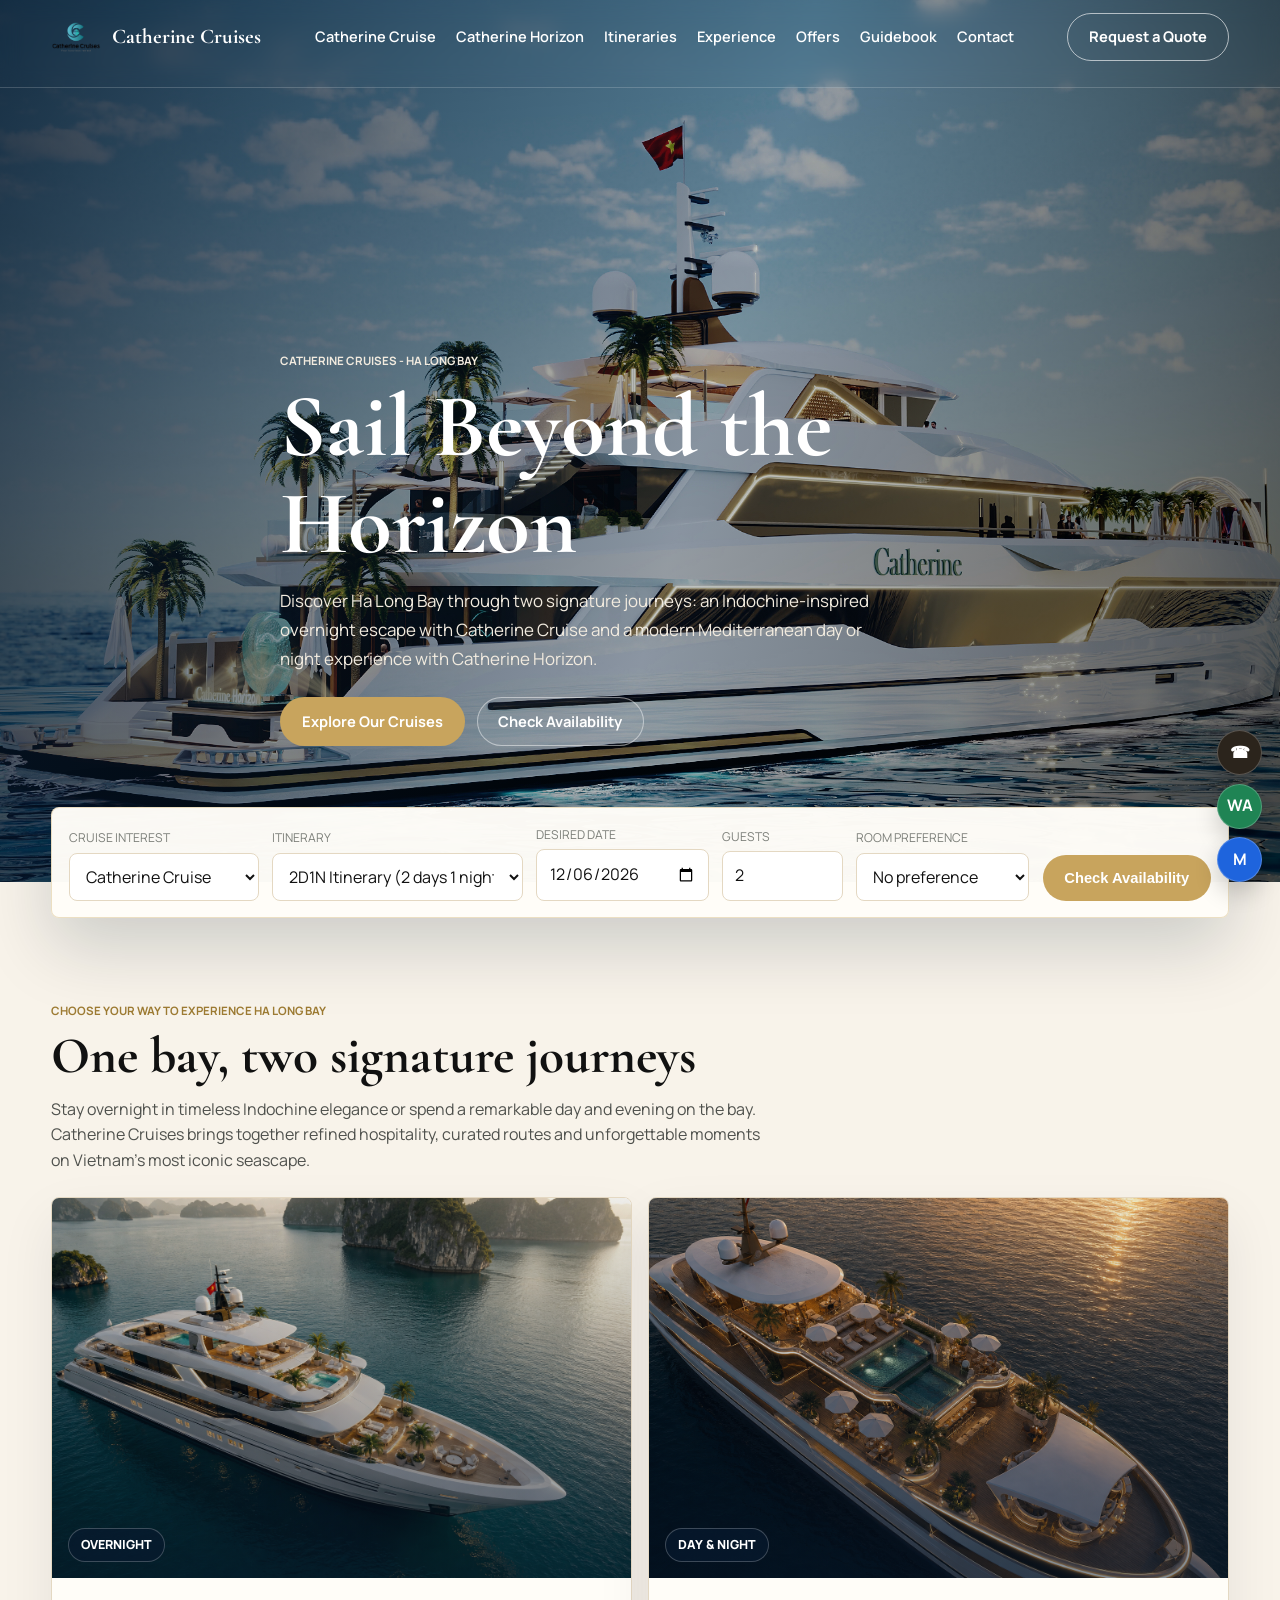
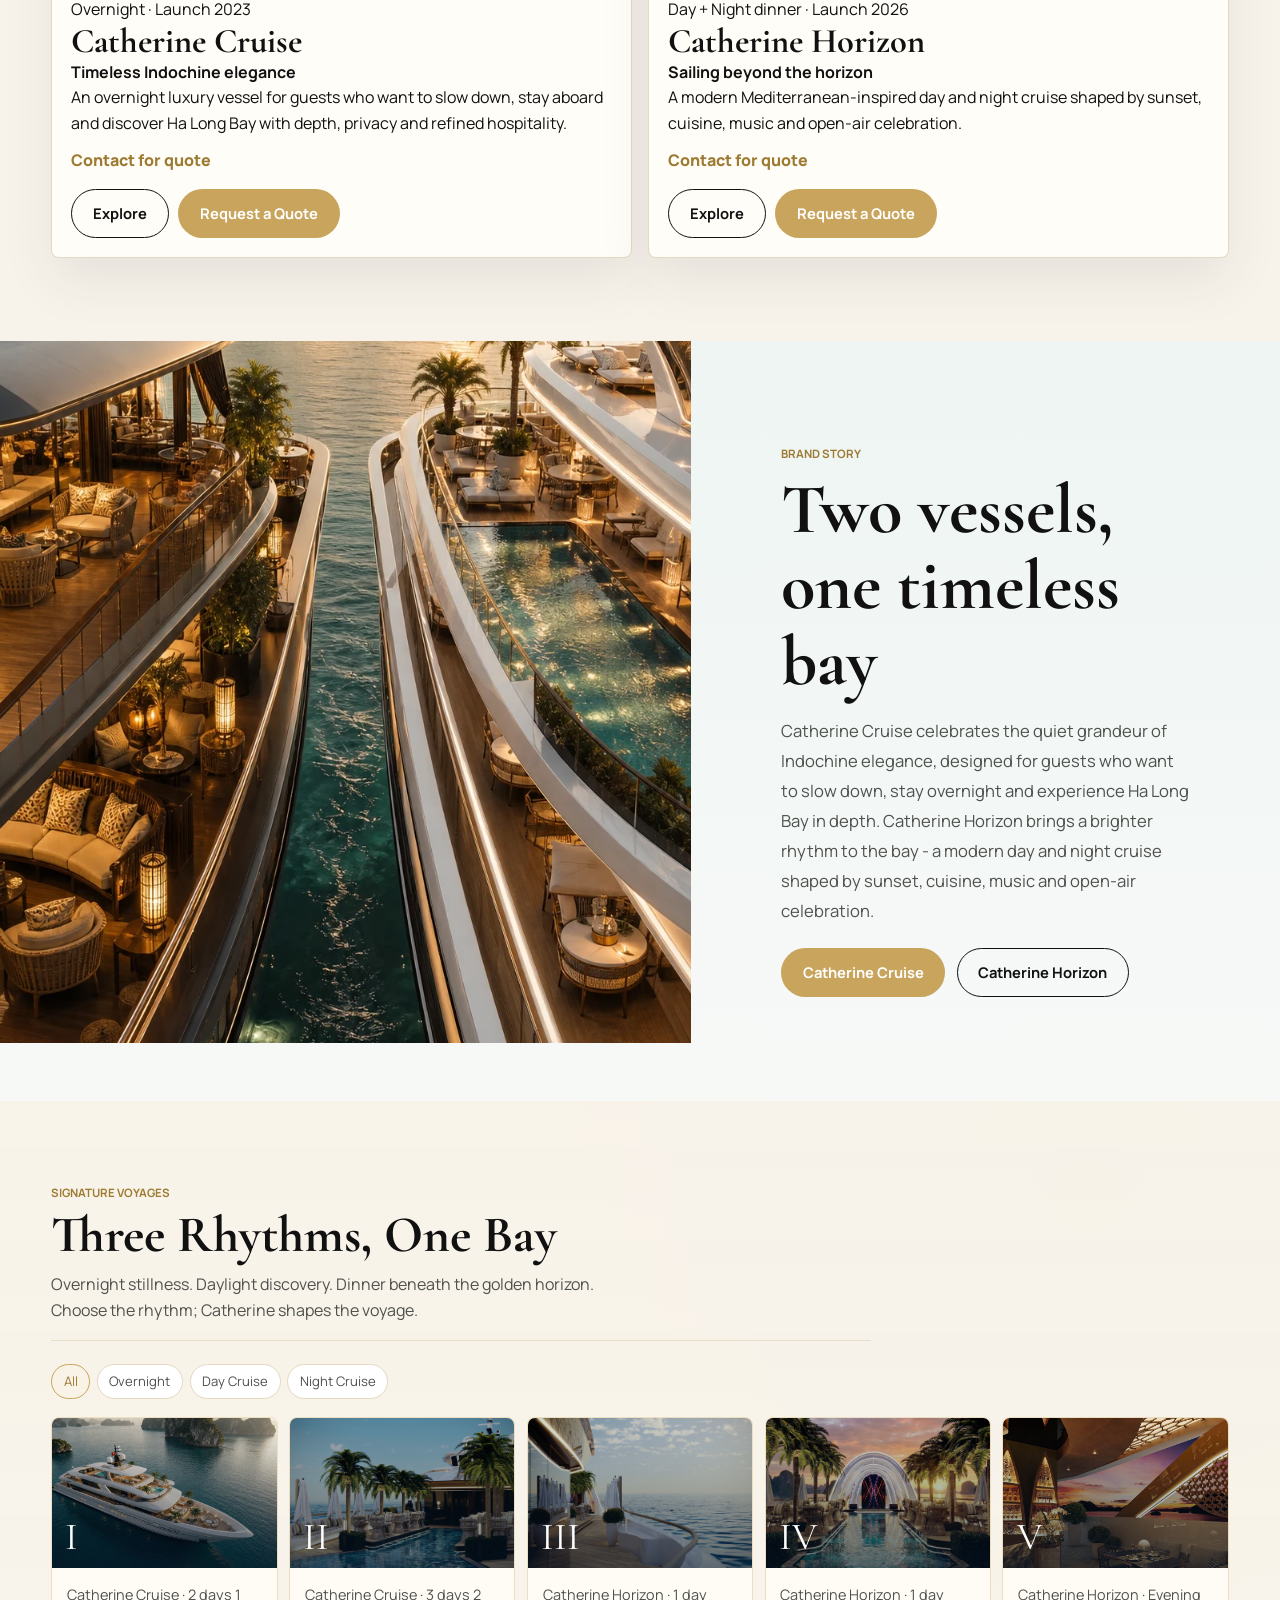
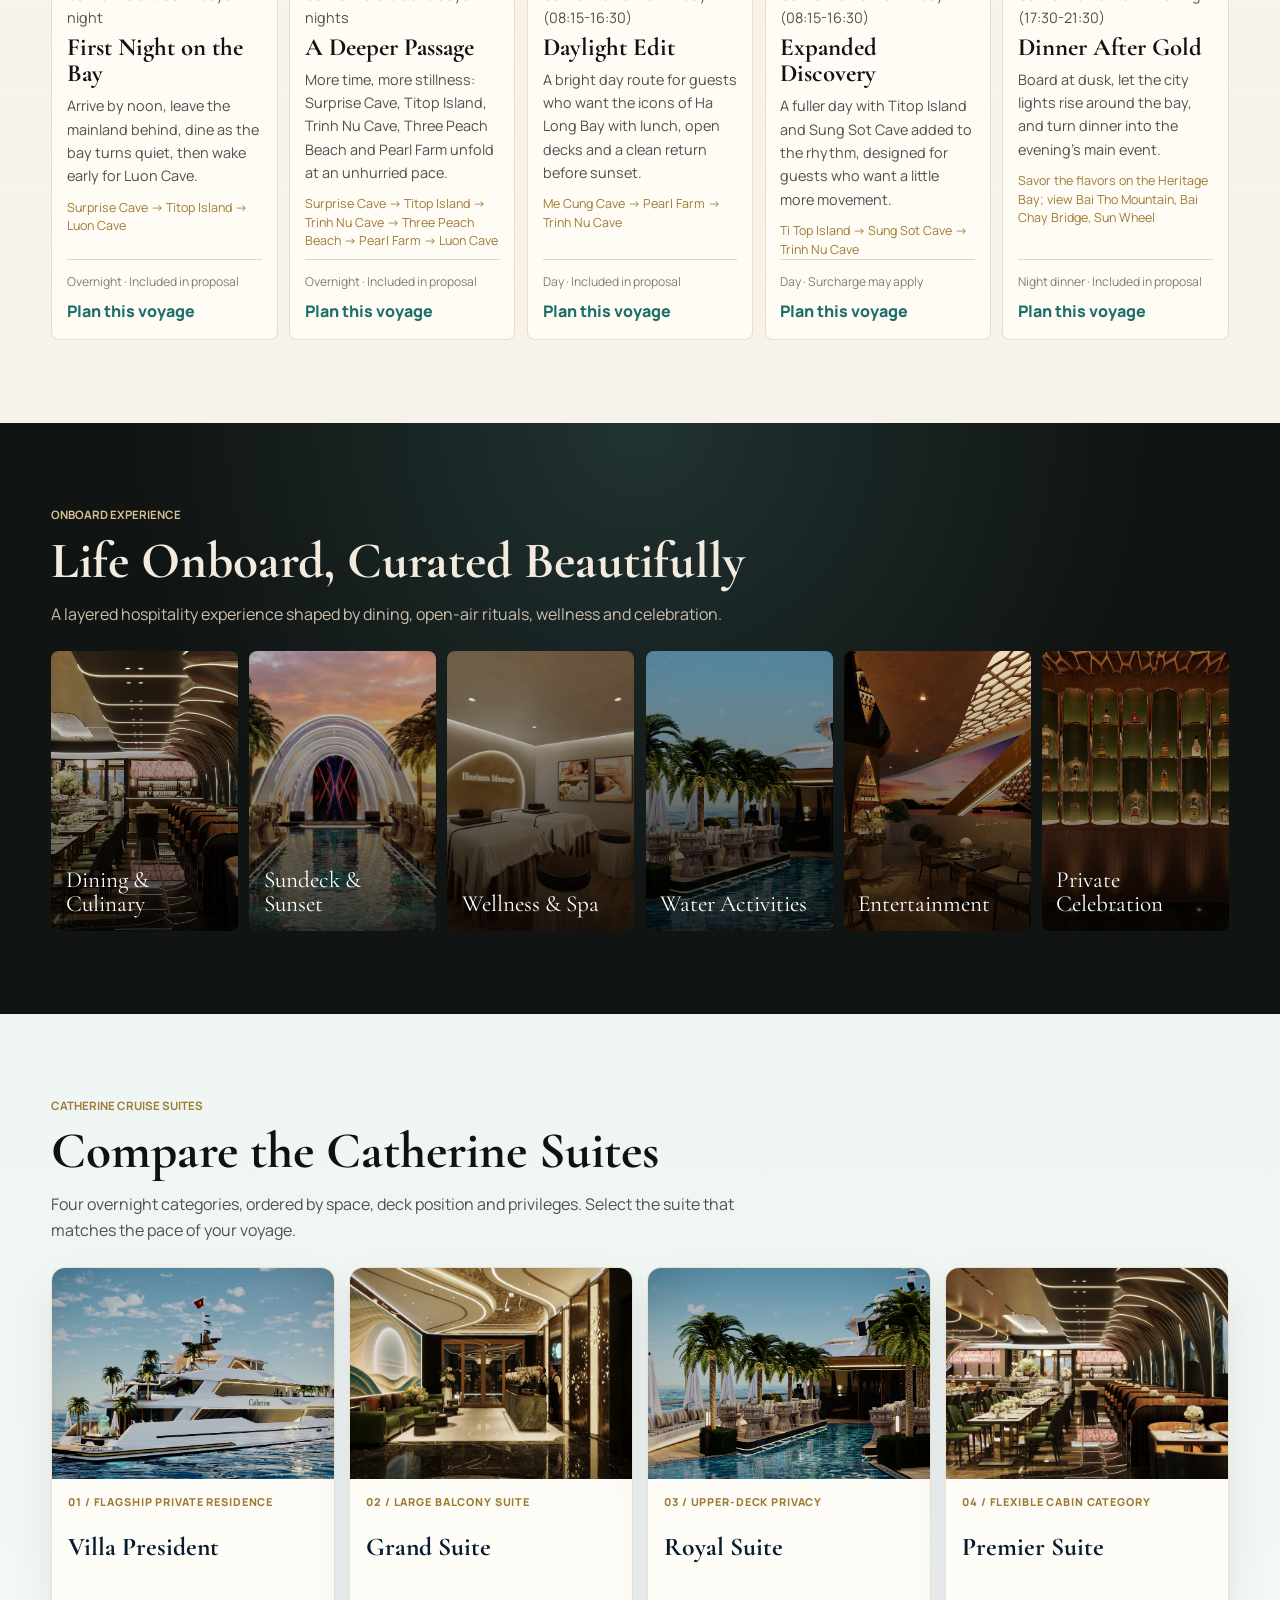
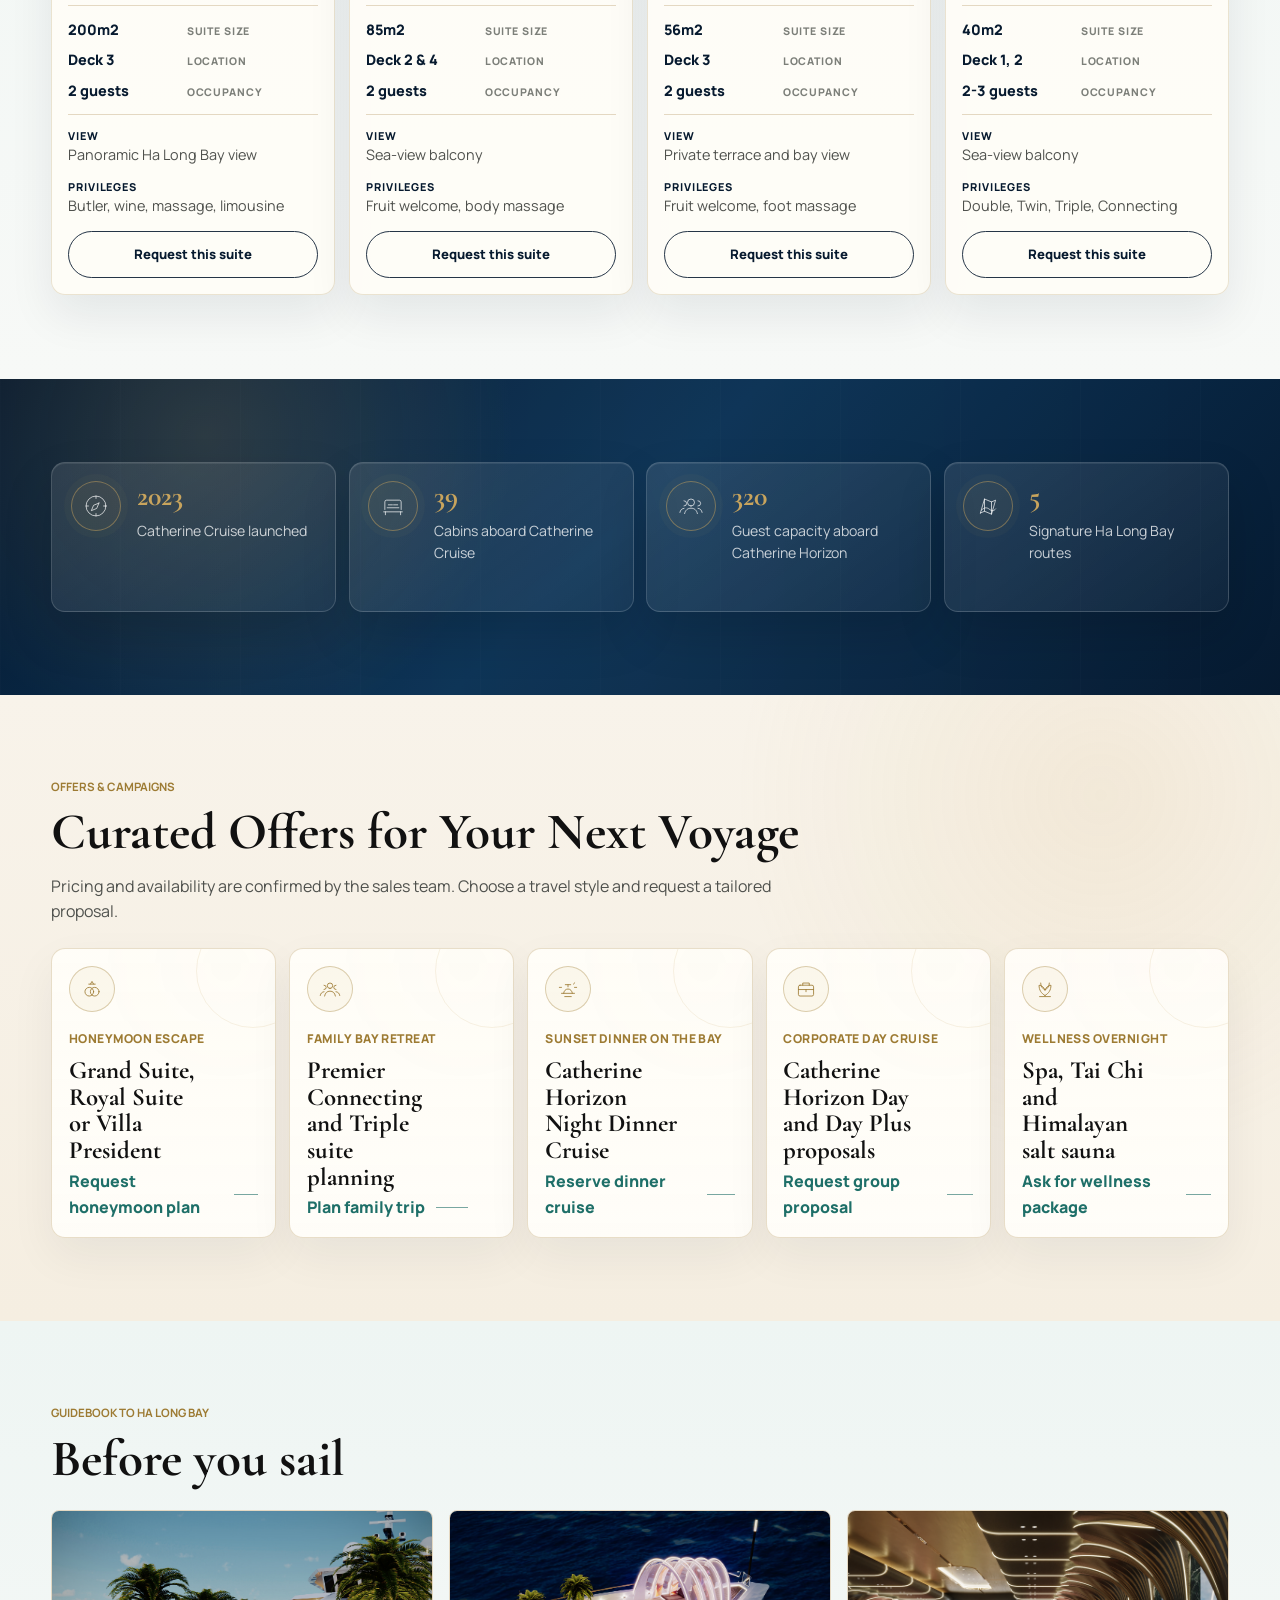
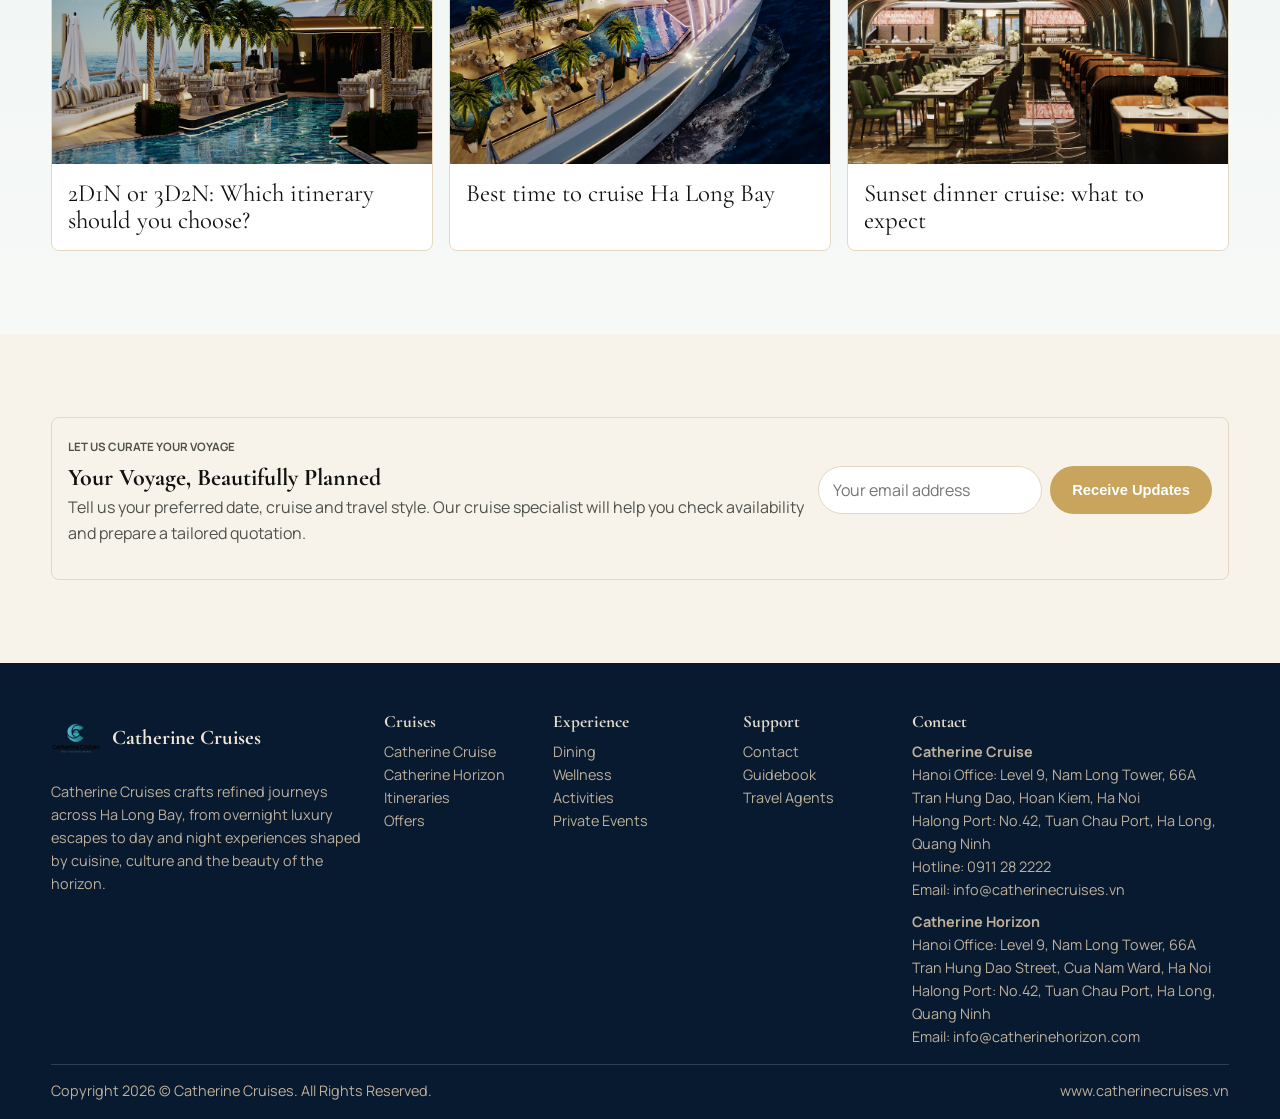
<file: index.html>
<!DOCTYPE html>
<html lang="en">
<head>
  <meta charset="UTF-8" />
  <meta name="viewport" content="width=device-width, initial-scale=1.0" />
  <title>Catherine Cruises - Luxury Ha Long Bay Cruises | Overnight, Day & Night Cruises</title>
  <meta name="description" content="Explore Ha Long Bay with Catherine Cruise and Catherine Horizon. Choose from luxury overnight itineraries, day cruises and night dinner cruises with refined dining, wellness and curated bay experiences." />
  <link rel="preconnect" href="https://fonts.googleapis.com" />
  <link rel="preconnect" href="https://fonts.gstatic.com" crossorigin />
  <link href="https://fonts.googleapis.com/css2?family=Cormorant+Garamond:wght@500;600;700&family=Manrope:wght@400;500;600;700&display=swap" rel="stylesheet" />
  <link rel="stylesheet" href="assets/css/site.css?v=20260528-4" />
</head>
<body class="blueprint-home">
  <header class="site-header">
    <div class="container nav-wrap">
      <a class="brand" href="index.html">
        <img src="assets/images/logo.png" alt="Catherine Cruises logo" />
        <span>Catherine Cruises</span>
      </a>
      <nav class="nav-links" aria-label="Main navigation">
        <a href="index.html#catherine-cruise">Catherine Cruise</a>
        <a href="index.html#catherine-horizon">Catherine Horizon</a>
        <a href="index.html#itineraries">Itineraries</a>
        <a href="index.html#experience">Experience</a>
        <a href="index.html#offers">Offers</a>
        <a data-nav href="blog.html">Guidebook</a>
        <a data-nav href="inquiry.html">Contact</a>
      </nav>
      <a class="btn btn-outline header-cta" href="inquiry.html">Request a Quote</a>
      <button class="nav-toggle" aria-label="Open menu"><span></span></button>
    </div>
    <div class="mobile-menu container">
      <a href="index.html#catherine-cruise">Catherine Cruise</a>
      <a href="index.html#catherine-horizon">Catherine Horizon</a>
      <a href="index.html#itineraries">Itineraries</a>
      <a href="index.html#experience">Experience</a>
      <a href="index.html#offers">Offers</a>
      <a href="blog.html">Guidebook</a>
      <a href="inquiry.html">Contact</a>
    </div>
  </header>

  <main>
    <section class="hero blueprint-hero" id="top">
      <article class="hero-slide active" style="background-image:url('assets/images/hero-1.jpg');">
        <div class="hero-overlay"></div>
        <div class="container hero-content reveal">
          <p class="eyebrow">Catherine Cruises - Ha Long Bay</p>
          <h1>Sail Beyond the Horizon</h1>
          <p>Discover Ha Long Bay through two signature journeys: an Indochine-inspired overnight escape with Catherine Cruise and a modern Mediterranean day or night experience with Catherine Horizon.</p>
          <div class="hero-actions">
            <a class="btn btn-gold" href="#cruise-cards">Explore Our Cruises</a>
            <a class="btn btn-light" href="#quick-inquiry">Check Availability</a>
          </div>
        </div>
      </article>
      <article class="hero-slide" style="background-image:url('assets/images/collection-horizon-overhead.png');">
        <div class="hero-overlay"></div>
        <div class="container hero-content">
          <p class="eyebrow">One bay, two ways to sail beautifully</p>
          <h1>Overnight Calm. Sunset Energy.</h1>
          <p>Stay slowly with Catherine Cruise, or gather for a refined day and night experience aboard Catherine Horizon.</p>
          <div class="hero-actions">
            <a class="btn btn-gold" href="#itineraries">Choose a Voyage</a>
            <a class="btn btn-light" href="inquiry.html">Plan My Voyage</a>
          </div>
        </div>
      </article>
      <article class="hero-slide" style="background-image:url('assets/images/gallery-1.jpg');">
        <div class="hero-overlay"></div>
        <div class="container hero-content">
          <p class="eyebrow">Dining, wellness, celebration</p>
          <h1>Life Onboard, Curated Beautifully</h1>
          <p>From golden-hour decks to quiet spa rituals and private dining, every detail is shaped around the rhythm of the bay.</p>
          <div class="hero-actions">
            <a class="btn btn-gold" href="#experience">Explore Experience</a>
            <a class="btn btn-light" href="#offers">View Offers</a>
          </div>
        </div>
      </article>
      <div class="hero-dots" aria-label="Hero slider navigation">
        <button class="hero-dot active" aria-label="Slide 1"></button>
        <button class="hero-dot" aria-label="Slide 2"></button>
        <button class="hero-dot" aria-label="Slide 3"></button>
      </div>
    </section>

    <section id="quick-inquiry" class="booking-strip blueprint-booking reveal">
      <div class="container">
        <form id="homeQuickInquiry" class="booking-grid" aria-label="Quick availability inquiry">
          <div class="field">
            <label for="homeCruise">Cruise interest</label>
            <select id="homeCruise" required></select>
          </div>
          <div class="field">
            <label for="homeItinerary">Itinerary</label>
            <select id="homeItinerary" required></select>
          </div>
          <div class="field">
            <label for="homeDate">Desired date</label>
            <input id="homeDate" type="date" required />
          </div>
          <div class="field">
            <label for="homeGuests">Guests</label>
            <input id="homeGuests" type="number" min="1" max="80" value="2" required />
          </div>
          <div class="field" id="homeRoomWrap">
            <label for="homeRoom">Room preference</label>
            <select id="homeRoom"></select>
          </div>
          <button class="btn btn-gold" type="submit">Check Availability</button>
        </form>
      </div>
    </section>

    <section id="cruise-cards" class="section">
      <div class="container">
        <div class="section-kicker reveal">
          <p class="eyebrow">Choose Your Way to Experience Ha Long Bay</p>
          <h2 class="section-title">One bay, two signature journeys</h2>
          <p class="section-copy">Stay overnight in timeless Indochine elegance or spend a remarkable day and evening on the bay. Catherine Cruises brings together refined hospitality, curated routes and unforgettable moments on Vietnam's most iconic seascape.</p>
        </div>
        <div id="homeCruiseCards" class="blueprint-cruise-grid"></div>
      </div>
    </section>

    <section class="story-split section-soft">
      <div class="story-image reveal">
        <img src="assets/images/brand-story-fusion.webp" alt="Two Catherine cruise experiences fused above Ha Long Bay" loading="lazy" />
      </div>
      <div class="story-copy reveal">
        <p class="eyebrow">Brand Story</p>
        <h2>Two vessels, one timeless bay</h2>
        <p>Catherine Cruise celebrates the quiet grandeur of Indochine elegance, designed for guests who want to slow down, stay overnight and experience Ha Long Bay in depth. Catherine Horizon brings a brighter rhythm to the bay - a modern day and night cruise shaped by sunset, cuisine, music and open-air celebration.</p>
        <div class="story-actions">
          <a class="btn btn-gold" href="#catherine-cruise">Catherine Cruise</a>
          <a class="btn btn-outline" href="#catherine-horizon">Catherine Horizon</a>
        </div>
      </div>
    </section>

    <section id="itineraries" class="section itinerary-preview">
      <div class="container">
        <div class="section-kicker reveal">
          <p class="eyebrow">Signature Voyages</p>
          <h2 class="section-title">Three Rhythms, One Bay</h2>
          <p class="section-copy">Overnight stillness. Daylight discovery. Dinner beneath the golden horizon. Choose the rhythm; Catherine shapes the voyage.</p>
        </div>
        <div id="homeItineraryTabs" class="pill-toggle blueprint-tabs reveal" aria-label="Itinerary filters">
          <button class="active" data-type="">All</button>
          <button data-type="Overnight">Overnight</button>
          <button data-type="Day">Day Cruise</button>
          <button data-type="Night dinner">Night Cruise</button>
        </div>
        <div id="homeItineraryCards" class="itinerary-story-grid"></div>
      </div>
    </section>

    <section id="experience" class="section dark-band blueprint-experience">
      <div class="container">
        <div class="section-kicker reveal">
          <p class="eyebrow">Onboard Experience</p>
          <h2 class="section-title">Life Onboard, Curated Beautifully</h2>
          <p class="section-copy">A layered hospitality experience shaped by dining, open-air rituals, wellness and celebration.</p>
        </div>
        <div class="experience-grid">
          <article class="experience-card reveal" style="background-image:url('assets/images/facility-oceania.jpg');">
            <span>Dining & Culinary</span>
          </article>
          <article class="experience-card reveal" style="background-image:url('assets/images/gallery-1.jpg');">
            <span>Sundeck & Sunset</span>
          </article>
          <article class="experience-card reveal" style="background-image:url('assets/images/facility-spa.jpg');">
            <span>Wellness & Spa</span>
          </article>
          <article class="experience-card reveal" style="background-image:url('assets/images/gallery-2.jpg');">
            <span>Water Activities</span>
          </article>
          <article class="experience-card reveal" style="background-image:url('assets/images/facility-aurora.jpg');">
            <span>Entertainment</span>
          </article>
          <article class="experience-card reveal" style="background-image:url('assets/images/facility-panorama.jpg');">
            <span>Private Celebration</span>
          </article>
        </div>
      </div>
    </section>

    <section id="suites" class="section section-soft">
      <div class="container">
        <div class="section-kicker reveal">
          <p class="eyebrow">Catherine Cruise Suites</p>
          <h2 class="section-title">Compare the Catherine Suites</h2>
          <p class="section-copy">Four overnight categories, ordered by space, deck position and privileges. Select the suite that matches the pace of your voyage.</p>
        </div>
        <div id="homeSuiteCards" class="suite-compare-grid"></div>
      </div>
    </section>

    <section class="section proof-layer">
      <div class="container">
        <div class="kpi-grid">
          <article class="kpi-card reveal">
            <span class="kpi-icon" aria-hidden="true">
              <svg viewBox="0 0 48 48">
                <circle cx="24" cy="24" r="17"></circle>
                <path d="M29 19l-3.8 9.2L16 32l3.8-9.2L29 19z"></path>
                <path d="M24 7v4M24 37v4M7 24h4M37 24h4"></path>
              </svg>
            </span>
            <div class="kpi-copy">
              <strong>2023</strong>
              <span>Catherine Cruise launched</span>
            </div>
          </article>
          <article class="kpi-card reveal">
            <span class="kpi-icon" aria-hidden="true">
              <svg viewBox="0 0 48 48">
                <path d="M10 30V17a3 3 0 0 1 3-3h22a3 3 0 0 1 3 3v13"></path>
                <path d="M8 34h32M11 34v5M37 34v5"></path>
                <path d="M14 27h20"></path>
                <path d="M16 22h7M25 22h7"></path>
              </svg>
            </span>
            <div class="kpi-copy">
              <strong>39</strong>
              <span>Cabins aboard Catherine Cruise</span>
            </div>
          </article>
          <article class="kpi-card reveal">
            <span class="kpi-icon" aria-hidden="true">
              <svg viewBox="0 0 48 48">
                <path d="M24 24a6 6 0 1 0 0-12 6 6 0 0 0 0 12z"></path>
                <path d="M13 37c1.4-6.1 5.2-9.2 11-9.2S33.6 30.9 35 37"></path>
                <path d="M12 24a4.5 4.5 0 1 0 0-9"></path>
                <path d="M5 35c.8-4.2 3.1-6.6 7-7"></path>
                <path d="M36 24a4.5 4.5 0 1 0 0-9"></path>
                <path d="M43 35c-.8-4.2-3.1-6.6-7-7"></path>
              </svg>
            </span>
            <div class="kpi-copy">
              <strong>320</strong>
              <span>Guest capacity aboard Catherine Horizon</span>
            </div>
          </article>
          <article class="kpi-card reveal">
            <span class="kpi-icon" aria-hidden="true">
              <svg viewBox="0 0 48 48">
                <path d="M11 36l7-24 12 5 7-3-7 24-12-5-7 3z"></path>
                <path d="M18 12v21M30 17v21"></path>
                <path d="M13 31c5-5 9-5 14-1 4 3 7 3 10-1"></path>
              </svg>
            </span>
            <div class="kpi-copy">
              <strong>5</strong>
              <span>Signature Ha Long Bay routes</span>
            </div>
          </article>
        </div>
      </div>
    </section>

    <section id="offers" class="section offers-section">
      <div class="container">
        <div class="section-kicker reveal">
          <p class="eyebrow">Offers & Campaigns</p>
          <h2 class="section-title">Curated Offers for Your Next Voyage</h2>
          <p class="section-copy">Pricing and availability are confirmed by the sales team. Choose a travel style and request a tailored proposal.</p>
        </div>
        <div class="offer-grid">
          <article class="offer-card reveal">
            <span class="offer-icon" aria-hidden="true">
              <svg viewBox="0 0 48 48">
                <circle cx="19" cy="29" r="8"></circle>
                <circle cx="29" cy="29" r="8"></circle>
                <path d="M21 15l3-5 3 5M18 15h12"></path>
              </svg>
            </span>
            <p>Honeymoon Escape</p>
            <h3>Grand Suite, Royal Suite or Villa President</h3>
            <a href="inquiry.html?source=honeymoon">Request honeymoon plan</a>
          </article>
          <article class="offer-card reveal">
            <span class="offer-icon" aria-hidden="true">
              <svg viewBox="0 0 48 48">
                <path d="M24 23a5 5 0 1 0 0-10 5 5 0 0 0 0 10z"></path>
                <path d="M14 37c1.2-6 4.6-9 10-9s8.8 3 10 9"></path>
                <path d="M13 25a4 4 0 1 0 0-8"></path>
                <path d="M6 36c.8-4.2 3.1-6.6 7-7"></path>
                <path d="M35 25a4 4 0 1 1 0-8"></path>
                <path d="M42 36c-.8-4.2-3.1-6.6-7-7"></path>
              </svg>
            </span>
            <p>Family Bay Retreat</p>
            <h3>Premier Connecting and Triple suite planning</h3>
            <a href="inquiry.html?source=family">Plan family trip</a>
          </article>
          <article class="offer-card reveal">
            <span class="offer-icon" aria-hidden="true">
              <svg viewBox="0 0 48 48">
                <path d="M12 32h24"></path>
                <path d="M16 32a8 8 0 0 1 16 0"></path>
                <path d="M24 20v-4"></path>
                <path d="M19 16h10"></path>
                <path d="M18 38h12"></path>
                <path d="M34 15l2.5-2.5M12 21H8M40 21h-4"></path>
              </svg>
            </span>
            <p>Sunset Dinner on the Bay</p>
            <h3>Catherine Horizon Night Dinner Cruise</h3>
            <a href="inquiry.html?source=sunset-dinner">Reserve dinner cruise</a>
          </article>
          <article class="offer-card reveal">
            <span class="offer-icon" aria-hidden="true">
              <svg viewBox="0 0 48 48">
                <rect x="10" y="17" width="28" height="20" rx="3"></rect>
                <path d="M18 17v-4h12v4"></path>
                <path d="M10 25h28"></path>
                <path d="M24 25v4"></path>
              </svg>
            </span>
            <p>Corporate Day Cruise</p>
            <h3>Catherine Horizon Day and Day Plus proposals</h3>
            <a href="inquiry.html?source=corporate">Request group proposal</a>
          </article>
          <article class="offer-card reveal">
            <span class="offer-icon" aria-hidden="true">
              <svg viewBox="0 0 48 48">
                <path d="M24 36c-7-4-11-10-11-19 6 1 9 4 11 9 2-5 5-8 11-9 0 9-4 15-11 19z"></path>
                <path d="M24 26c-5-3-8-7-8-13"></path>
                <path d="M24 26c5-3 8-7 8-13"></path>
                <path d="M14 38h20"></path>
              </svg>
            </span>
            <p>Wellness Overnight</p>
            <h3>Spa, Tai Chi and Himalayan salt sauna</h3>
            <a href="inquiry.html?source=wellness">Ask for wellness package</a>
          </article>
        </div>
      </div>
    </section>

    <section id="guidebook" class="section section-soft guidebook-section">
      <div class="container">
        <div class="section-kicker reveal">
          <p class="eyebrow">Guidebook to Ha Long Bay</p>
          <h2 class="section-title">Before you sail</h2>
        </div>
        <div class="guidebook-grid">
          <a class="guide-card reveal" href="blog.html">
            <img src="assets/images/gallery-2.jpg" alt="Ha Long Bay at sunset" loading="lazy" />
            <span>2D1N or 3D2N: Which itinerary should you choose?</span>
          </a>
          <a class="guide-card reveal" href="blog.html">
            <img src="assets/images/hero-3.jpg" alt="Catherine cruise exterior" loading="lazy" />
            <span>Best time to cruise Ha Long Bay</span>
          </a>
          <a class="guide-card reveal" href="blog.html">
            <img src="assets/images/facility-oceania.jpg" alt="Fine dining aboard Catherine Cruises" loading="lazy" />
            <span>Sunset dinner cruise: what to expect</span>
          </a>
        </div>
      </div>
    </section>

    <section class="section inquiry-cta">
      <div class="container">
        <div class="newsletter reveal">
          <div>
            <p class="eyebrow">Let Us Curate Your Voyage</p>
            <h3>Your Voyage, Beautifully Planned</h3>
            <p>Tell us your preferred date, cruise and travel style. Our cruise specialist will help you check availability and prepare a tailored quotation.</p>
          </div>
          <form class="newsletter-form" aria-label="Newsletter form">
            <input type="email" placeholder="Your email address" required />
            <button class="btn btn-gold" type="submit">Receive Updates</button>
          </form>
          <p class="help full" data-news-status></p>
        </div>
      </div>
    </section>
  </main>

  <footer class="site-footer">
    <div class="container footer-grid blueprint-footer">
      <div>
        <a class="brand" href="index.html">
          <img src="assets/images/logo.png" alt="Catherine Cruises" />
          <span>Catherine Cruises</span>
        </a>
        <p style="margin-top:.6rem;">Catherine Cruises crafts refined journeys across Ha Long Bay, from overnight luxury escapes to day and night experiences shaped by cuisine, culture and the beauty of the horizon.</p>
      </div>
      <div>
        <h4>Cruises</h4>
        <p><a href="#catherine-cruise">Catherine Cruise</a></p>
        <p><a href="#catherine-horizon">Catherine Horizon</a></p>
        <p><a href="#itineraries">Itineraries</a></p>
        <p><a href="#offers">Offers</a></p>
      </div>
      <div>
        <h4>Experience</h4>
        <p><a href="#experience">Dining</a></p>
        <p><a href="#experience">Wellness</a></p>
        <p><a href="#experience">Activities</a></p>
        <p><a href="#experience">Private Events</a></p>
      </div>
      <div>
        <h4>Support</h4>
        <p><a href="inquiry.html">Contact</a></p>
        <p><a href="blog.html">Guidebook</a></p>
        <p><a href="inquiry.html">Travel Agents</a></p>
      </div>
      <div id="footerContact">
        <h4>Contact</h4>
      </div>
    </div>
    <div class="container footer-bottom">
      <p>Copyright <span data-year></span> © Catherine Cruises. All Rights Reserved.</p>
      <p><a href="https://www.catherinecruises.vn" target="_blank" rel="noopener">www.catherinecruises.vn</a></p>
    </div>
  </footer>

  <div class="floating-contact">
    <a class="call" href="tel:+84911282222" aria-label="Call">☎</a>
    <a class="wa" href="https://wa.me/84911282222" target="_blank" rel="noopener" aria-label="WhatsApp">WA</a>
    <a class="ms" href="https://www.facebook.com/catherinecruises" target="_blank" rel="noopener" aria-label="Messenger">M</a>
  </div>

  <script src="assets/js/data.js"></script>
  <script src="assets/js/common.js"></script>
  <script src="assets/js/home.js?v=20260528-2"></script>
</body>
</html>
</file>
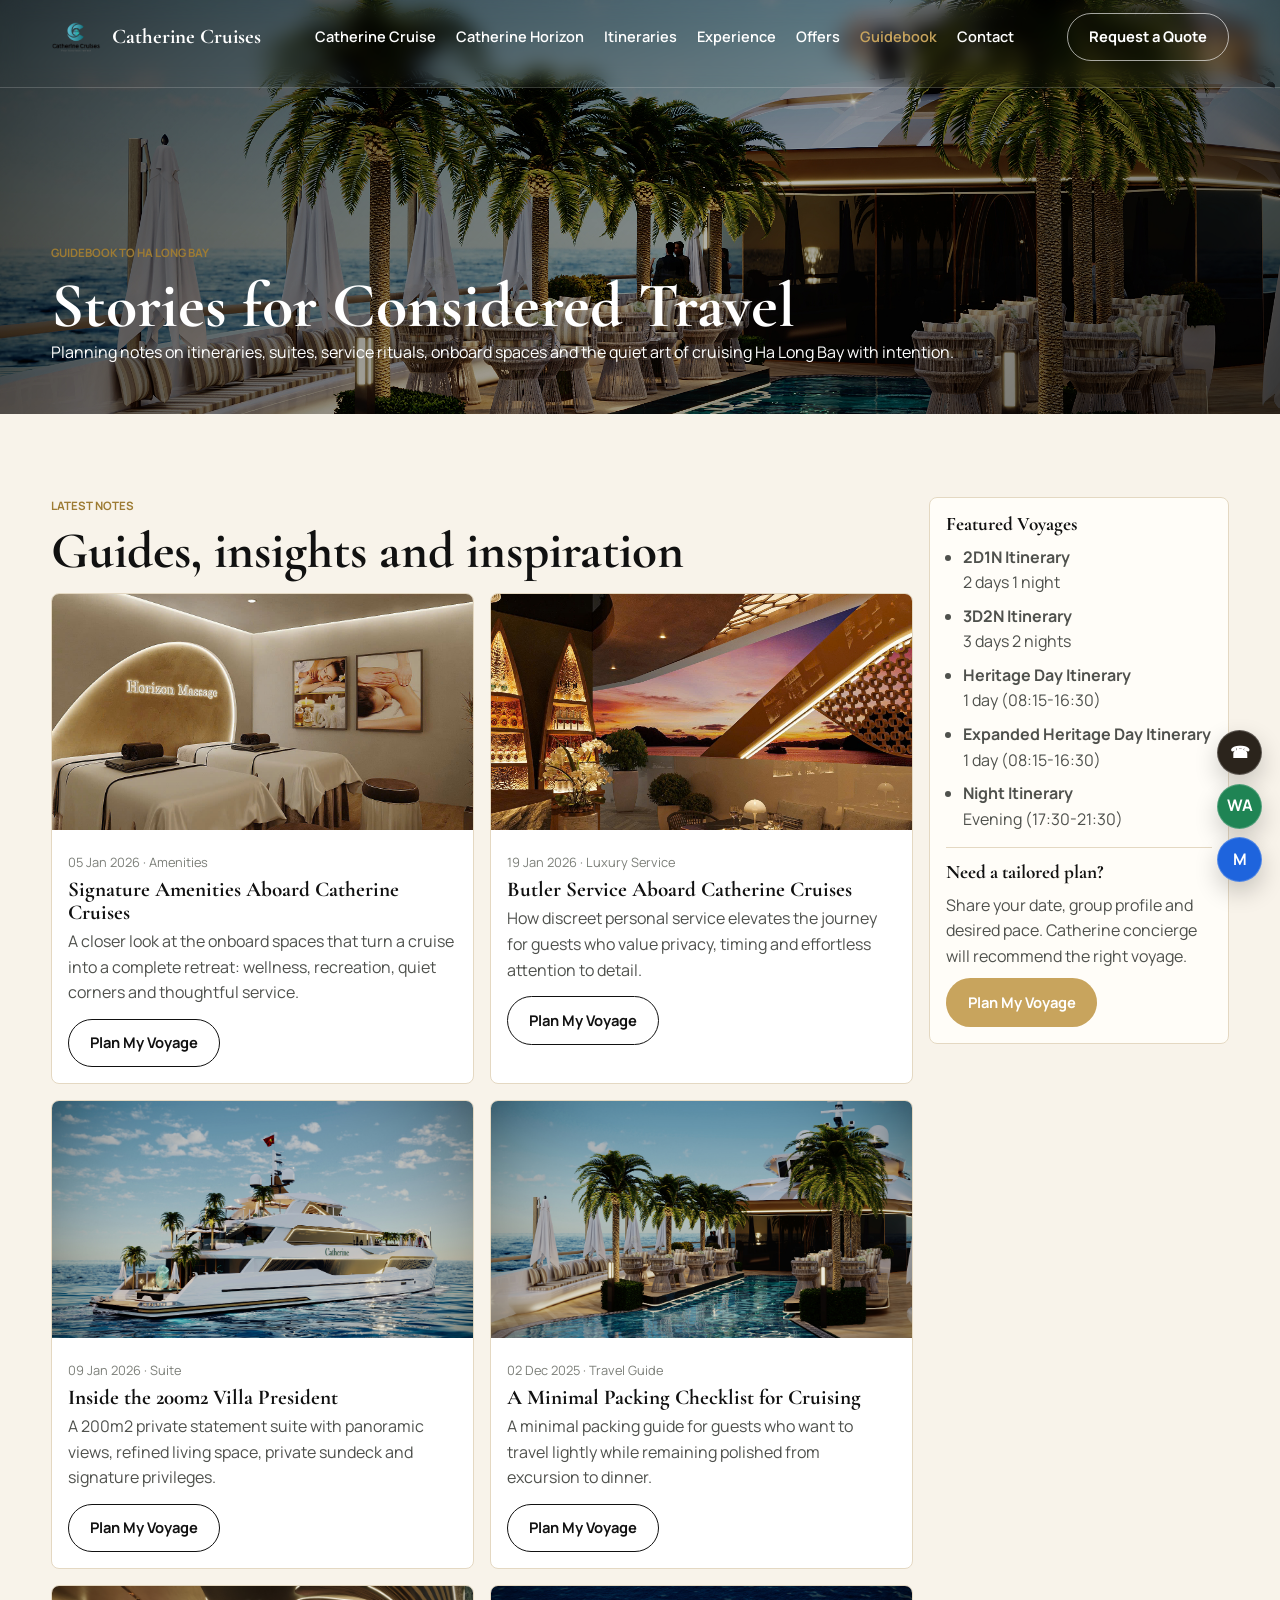
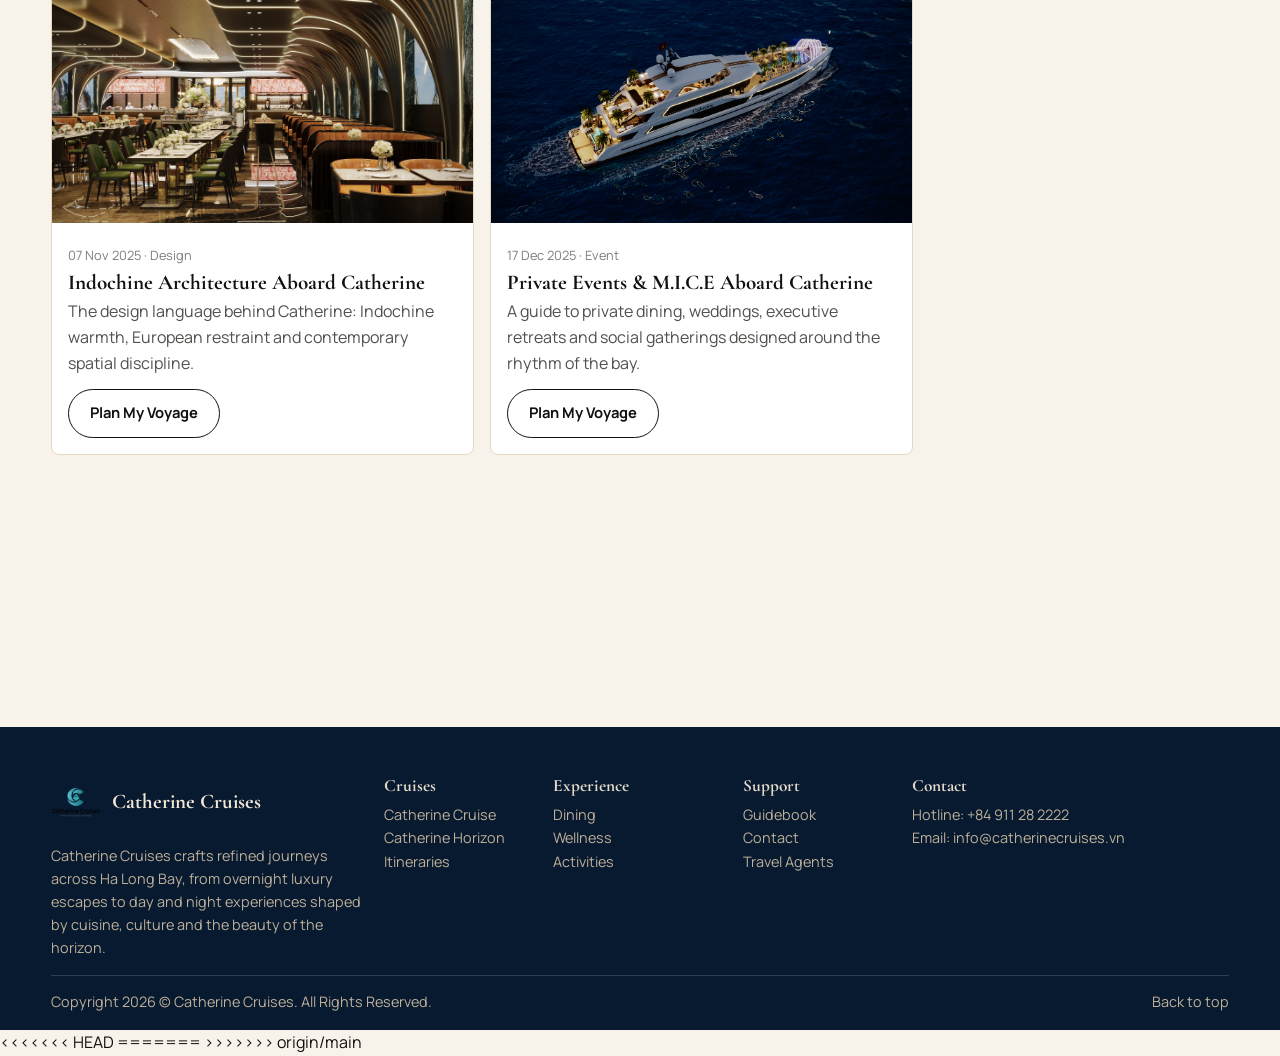
<file: blog.html>
<!DOCTYPE html>
<html lang="en">
<head>
  <meta charset="UTF-8" />
  <meta name="viewport" content="width=device-width, initial-scale=1.0" />
  <title>Guidebook | Catherine Cruises</title>
  <meta name="description" content="Catherine Guidebook: travel inspiration, itineraries, onboard wellness, fine dining and curated Ha Long Bay planning notes." />
  <link rel="preconnect" href="https://fonts.googleapis.com" />
  <link rel="preconnect" href="https://fonts.gstatic.com" crossorigin />
  <link href="https://fonts.googleapis.com/css2?family=Cormorant+Garamond:wght@500;600;700&family=Manrope:wght@400;500;600;700&display=swap" rel="stylesheet" />
  <link rel="stylesheet" href="assets/css/site.css" />
</head>
<body>
  <header class="site-header">
    <div class="container nav-wrap">
      <a class="brand" href="index.html">
        <img src="assets/images/logo.png" alt="Catherine Cruises logo" />
        <span>Catherine Cruises</span>
      </a>
      <nav class="nav-links" aria-label="Main navigation">
        <a href="index.html#catherine-cruise">Catherine Cruise</a>
        <a href="index.html#catherine-horizon">Catherine Horizon</a>
        <a href="index.html#itineraries">Itineraries</a>
        <a href="index.html#experience">Experience</a>
        <a href="index.html#offers">Offers</a>
        <a data-nav href="blog.html">Guidebook</a>
        <a data-nav href="inquiry.html">Contact</a>
      </nav>
      <a class="btn btn-outline header-cta" href="inquiry.html">Request a Quote</a>
      <button class="nav-toggle" aria-label="Open menu"><span></span></button>
    </div>
    <div class="mobile-menu container">
      <a href="index.html#catherine-cruise">Catherine Cruise</a>
      <a href="index.html#catherine-horizon">Catherine Horizon</a>
      <a href="index.html#itineraries">Itineraries</a>
      <a href="index.html#experience">Experience</a>
      <a href="index.html#offers">Offers</a>
      <a href="blog.html">Guidebook</a>
      <a href="inquiry.html">Contact</a>
    </div>
  </header>

  <main>
    <section class="page-hero" style="background:url('assets/images/gallery-2.jpg') center/cover no-repeat;">
      <div class="container reveal">
        <p class="eyebrow">Guidebook to Ha Long Bay</p>
        <h1>Stories for Considered Travel</h1>
        <p>Planning notes on itineraries, suites, service rituals, onboard spaces and the quiet art of cruising Ha Long Bay with intention.</p>
      </div>
    </section>

    <section class="section">
      <div class="container blog-layout">
        <div>
          <p class="eyebrow">Latest Notes</p>
          <h2 class="section-title">Guides, insights and inspiration</h2>
          <div id="blogGrid" class="grid two"></div>
        </div>

        <aside class="blog-sidebar reveal">
          <h4>Featured Voyages</h4>
          <ul id="latestItineraries"></ul>
          <hr style="border:0;border-top:1px solid var(--line);margin:0.9rem 0;" />
          <h4>Need a tailored plan?</h4>
          <p style="color:var(--muted);margin-bottom:.55rem;">Share your date, group profile and desired pace. Catherine concierge will recommend the right voyage.</p>
          <a class="btn btn-gold" href="inquiry.html">Plan My Voyage</a>
        </aside>
      </div>
    </section>

    <section class="section" style="padding-top:0;">
      <div class="container">
        <div class="newsletter reveal">
          <div>
            <h3>Receive the Catherine Guidebook</h3>
            <p>Occasional notes on new voyages, private events, suite experiences and travel rituals.</p>
          </div>
          <form class="newsletter-form" aria-label="Newsletter form">
            <input type="email" placeholder="Your email address" required />
            <button class="btn btn-gold" type="submit">Subscribe</button>
          </form>
          <p class="help full" data-news-status></p>
        </div>
      </div>
    </section>
  </main>

  <footer class="site-footer">
    <div class="container footer-grid blueprint-footer">
      <div>
        <a class="brand" href="index.html">
          <img src="assets/images/logo.png" alt="Catherine Cruises" />
          <span>Catherine Cruises</span>
        </a>
        <p style="margin-top:.6rem;">Catherine Cruises crafts refined journeys across Ha Long Bay, from overnight luxury escapes to day and night experiences shaped by cuisine, culture and the beauty of the horizon.</p>
      </div>
      <div>
        <h4>Cruises</h4>
        <p><a href="index.html#catherine-cruise">Catherine Cruise</a></p>
        <p><a href="index.html#catherine-horizon">Catherine Horizon</a></p>
        <p><a href="index.html#itineraries">Itineraries</a></p>
      </div>
      <div>
        <h4>Experience</h4>
        <p><a href="index.html#experience">Dining</a></p>
        <p><a href="index.html#experience">Wellness</a></p>
        <p><a href="index.html#experience">Activities</a></p>
      </div>
      <div>
        <h4>Support</h4>
        <p><a href="blog.html">Guidebook</a></p>
        <p><a href="inquiry.html">Contact</a></p>
        <p><a href="inquiry.html">Travel Agents</a></p>
      </div>
      <div>
        <h4>Contact</h4>
        <p>Hotline: +84 911 28 2222</p>
        <p>Email: info@catherinecruises.vn</p>
      </div>
    </div>
    <div class="container footer-bottom">
      <p>Copyright <span data-year></span> © Catherine Cruises. All Rights Reserved.</p>
      <p><a href="index.html">Back to top</a></p>
    </div>
  </footer>

  <div class="floating-contact">
    <a class="call" href="tel:+84911282222" aria-label="Call">☎</a>
    <a class="wa" href="https://wa.me/84911282222" target="_blank" rel="noopener" aria-label="WhatsApp">WA</a>
    <a class="ms" href="https://www.facebook.com/catherinecruises" target="_blank" rel="noopener" aria-label="Messenger">M</a>
  </div>

  <script src="assets/js/data.js"></script>
  <script src="assets/js/common.js"></script>
  <script src="assets/js/blog.js"></script>
</body>
<<<<<<< HEAD
</html>
=======
</html>
>>>>>>> origin/main
</file>
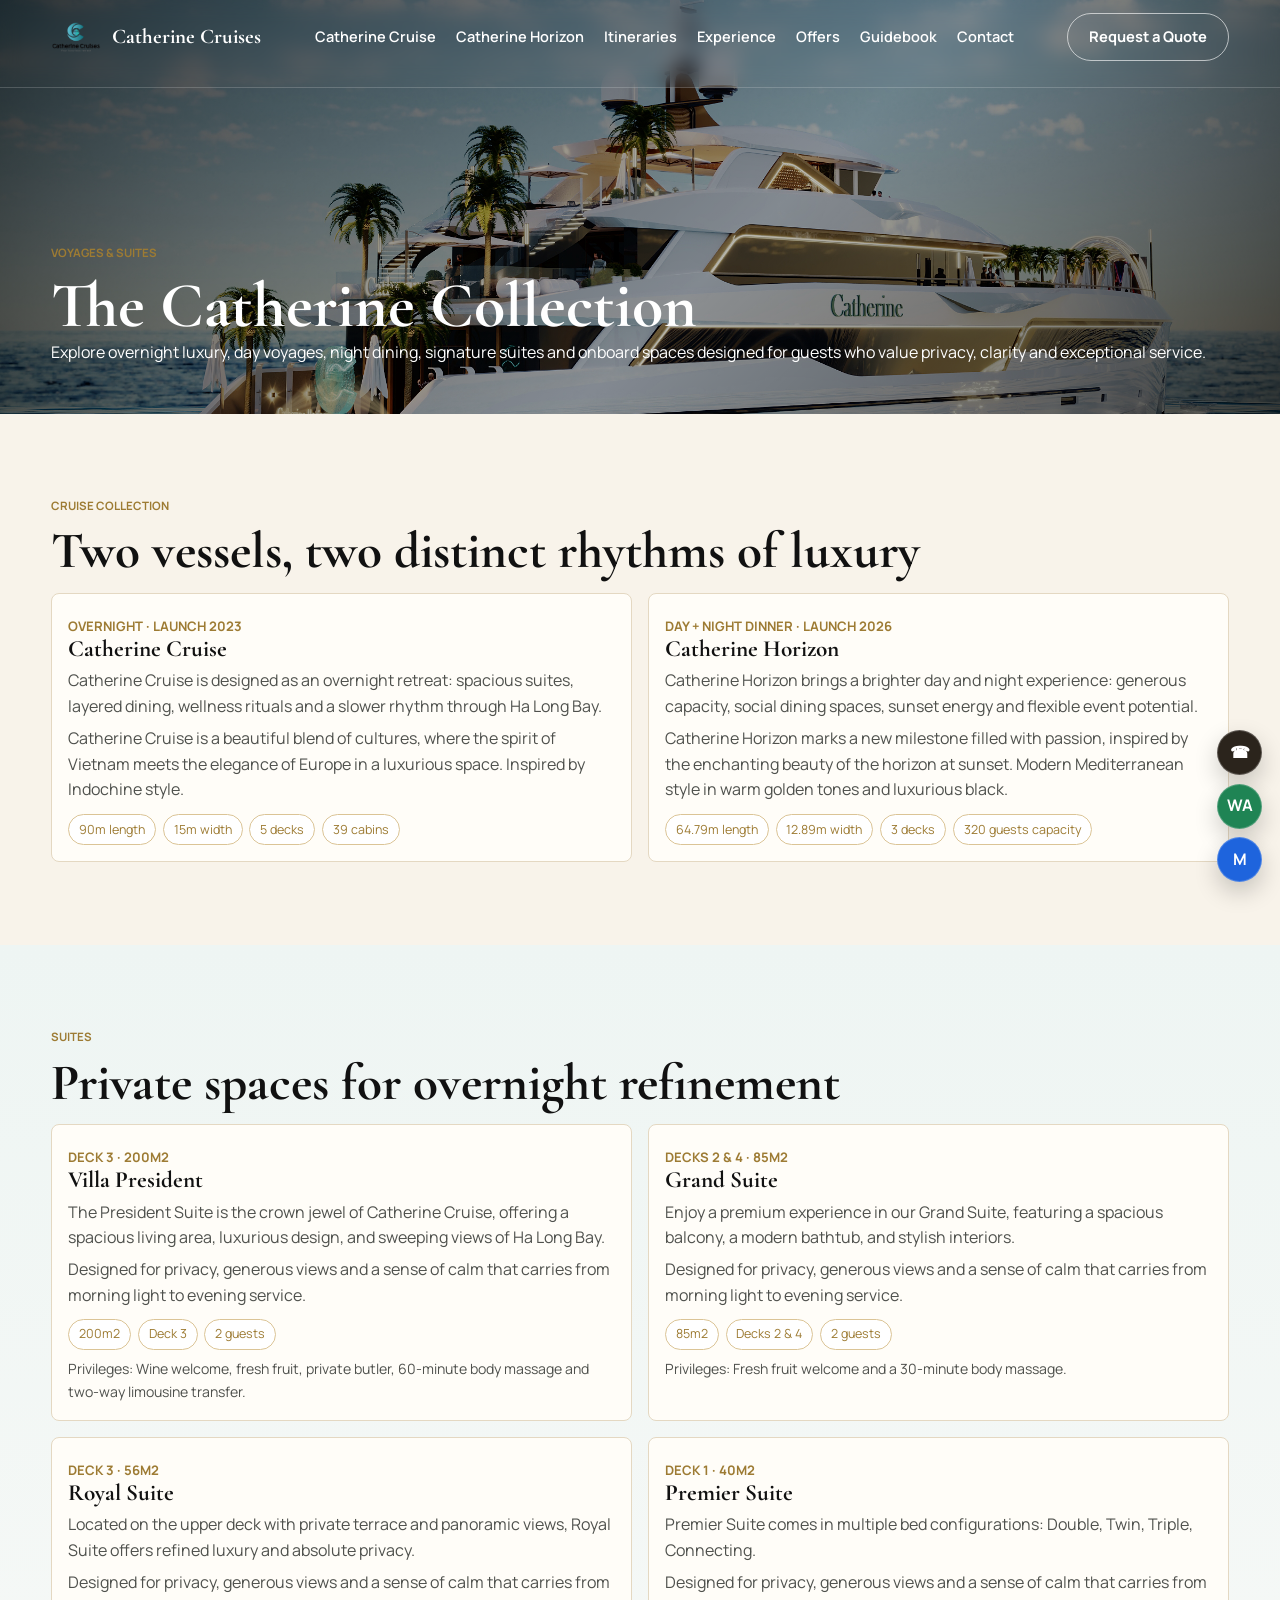
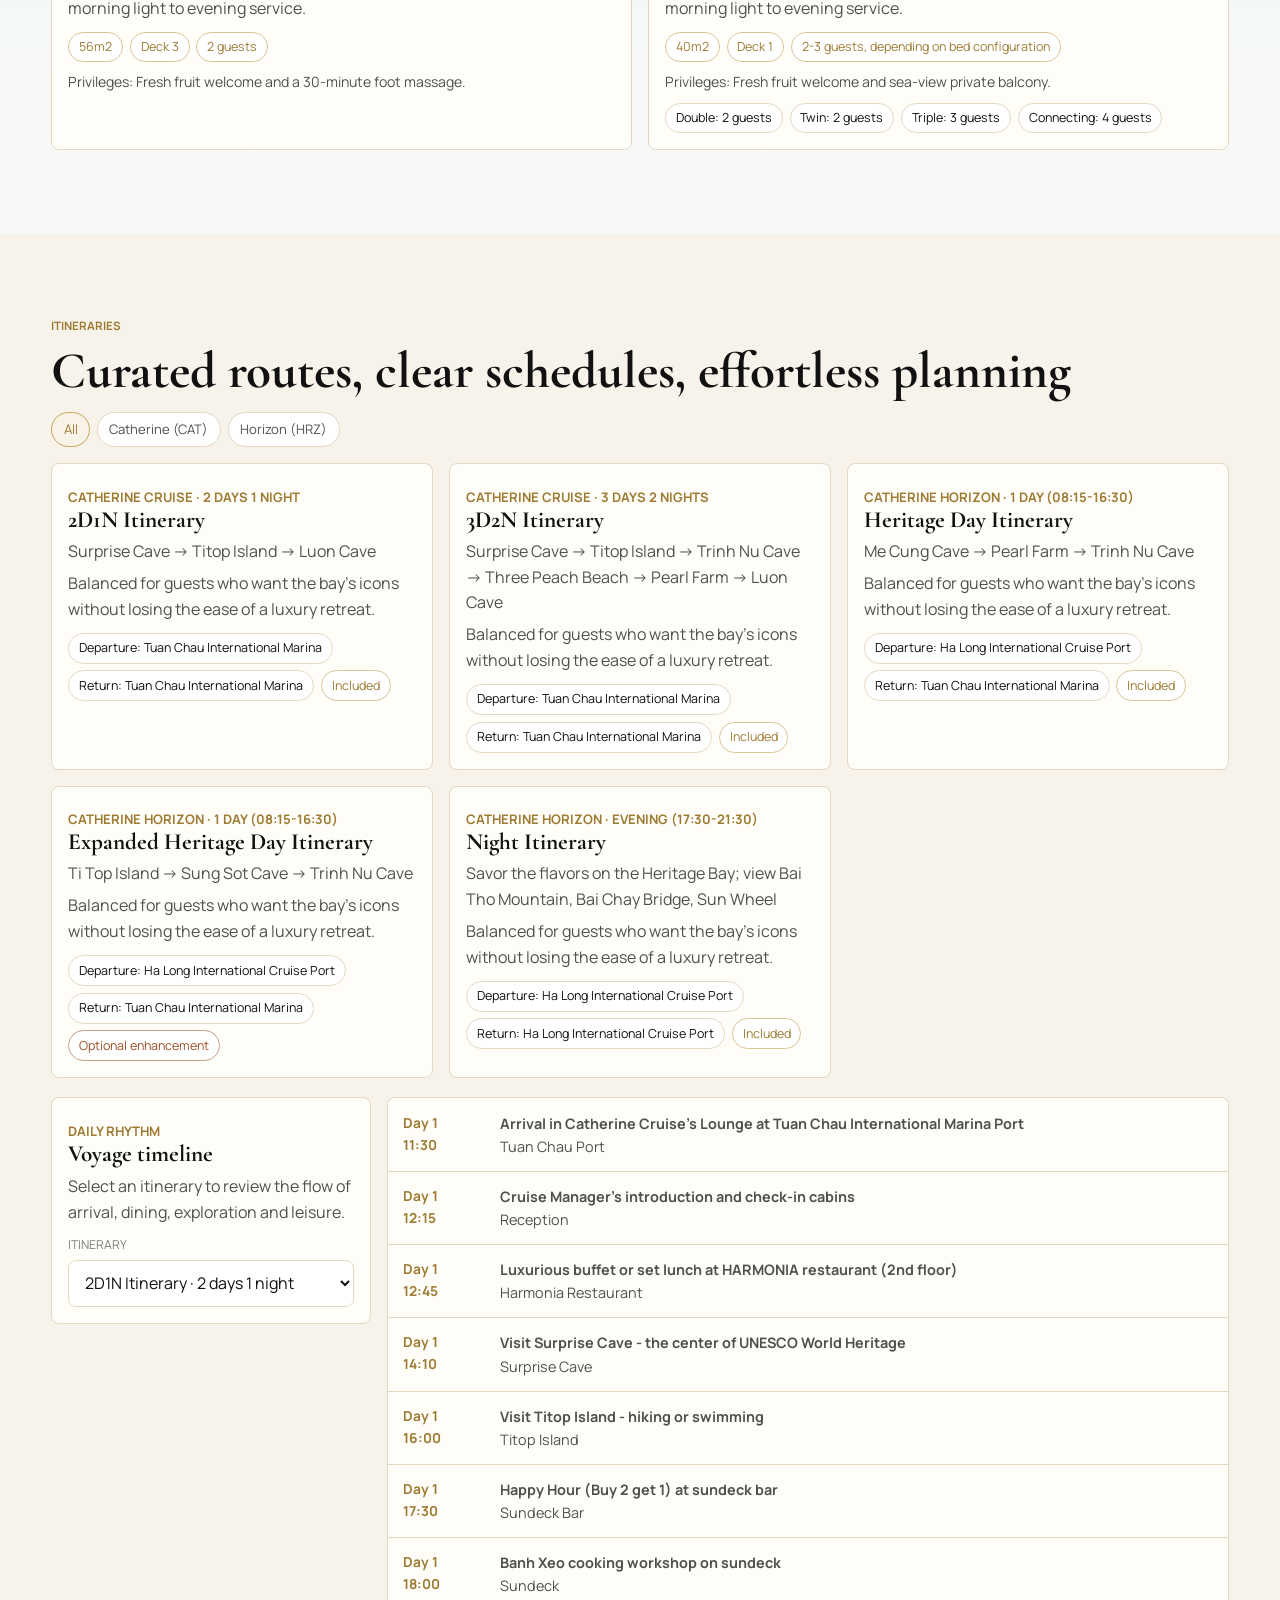
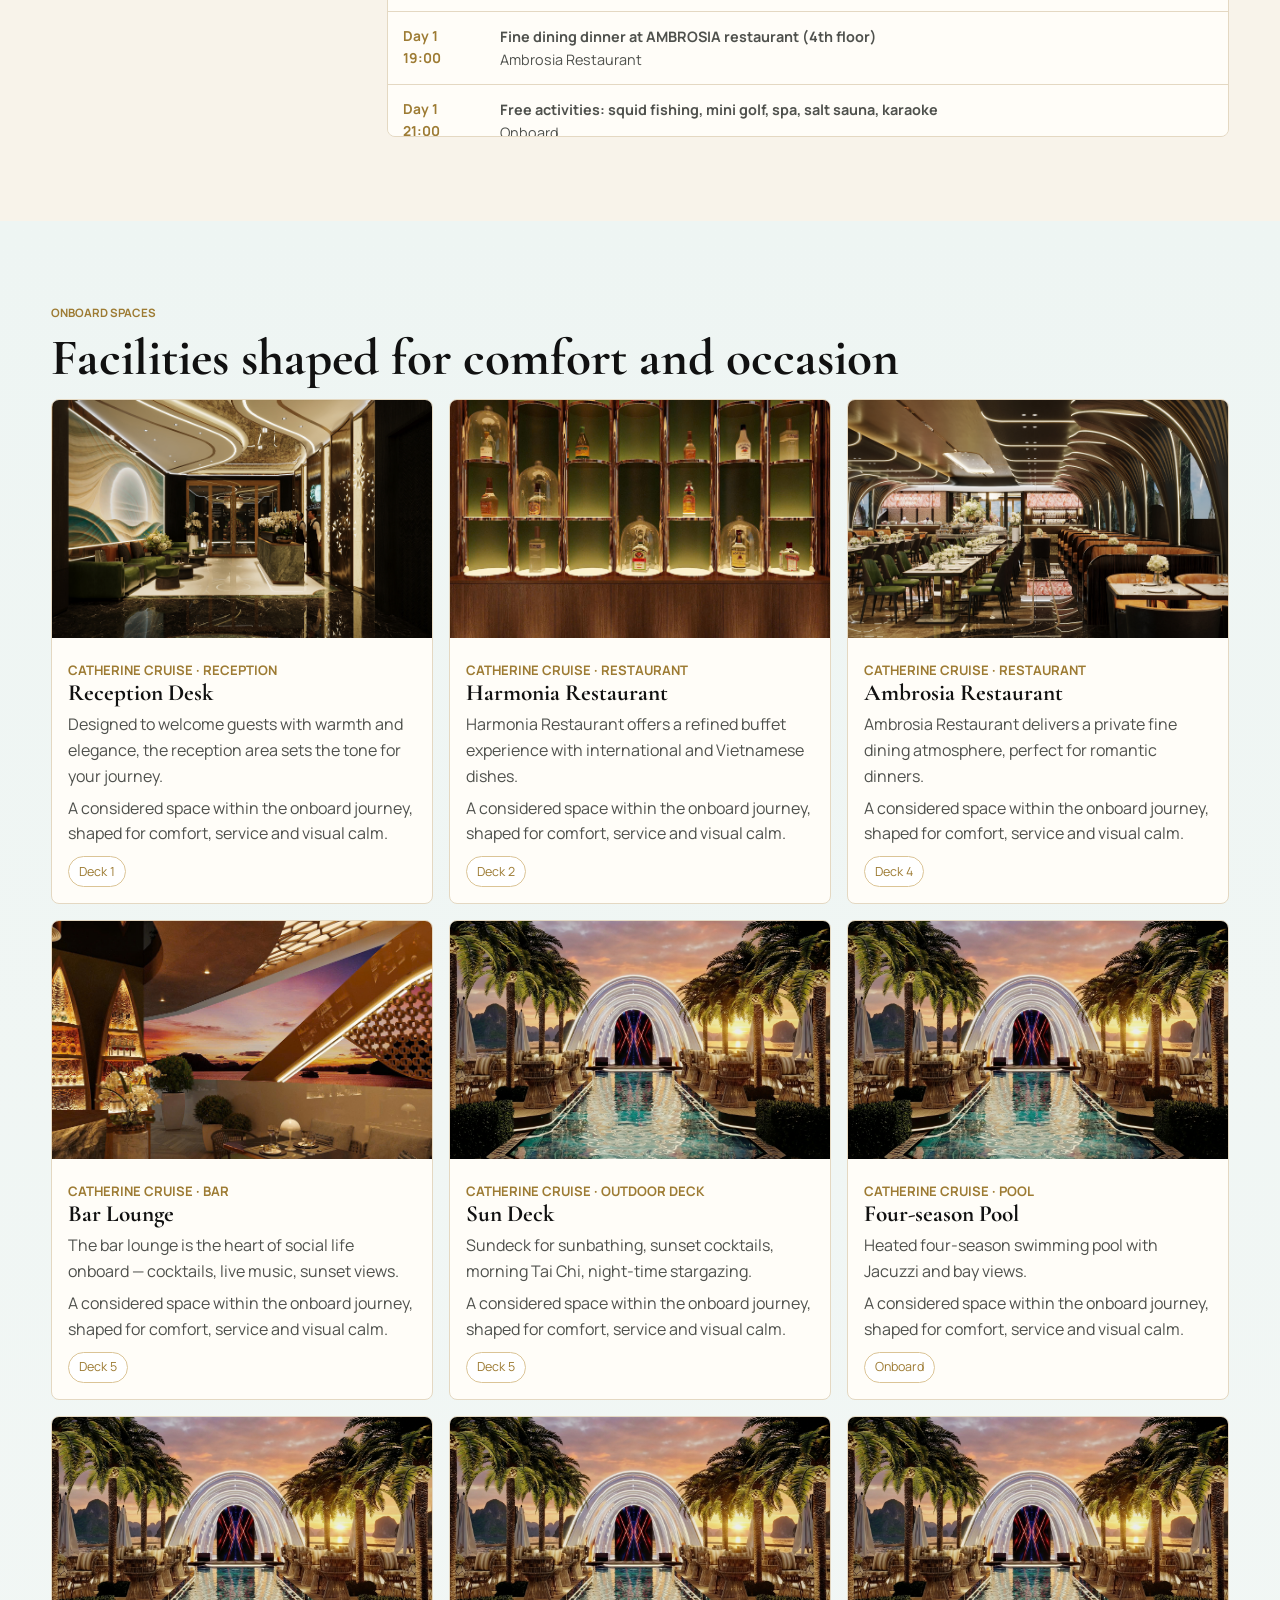
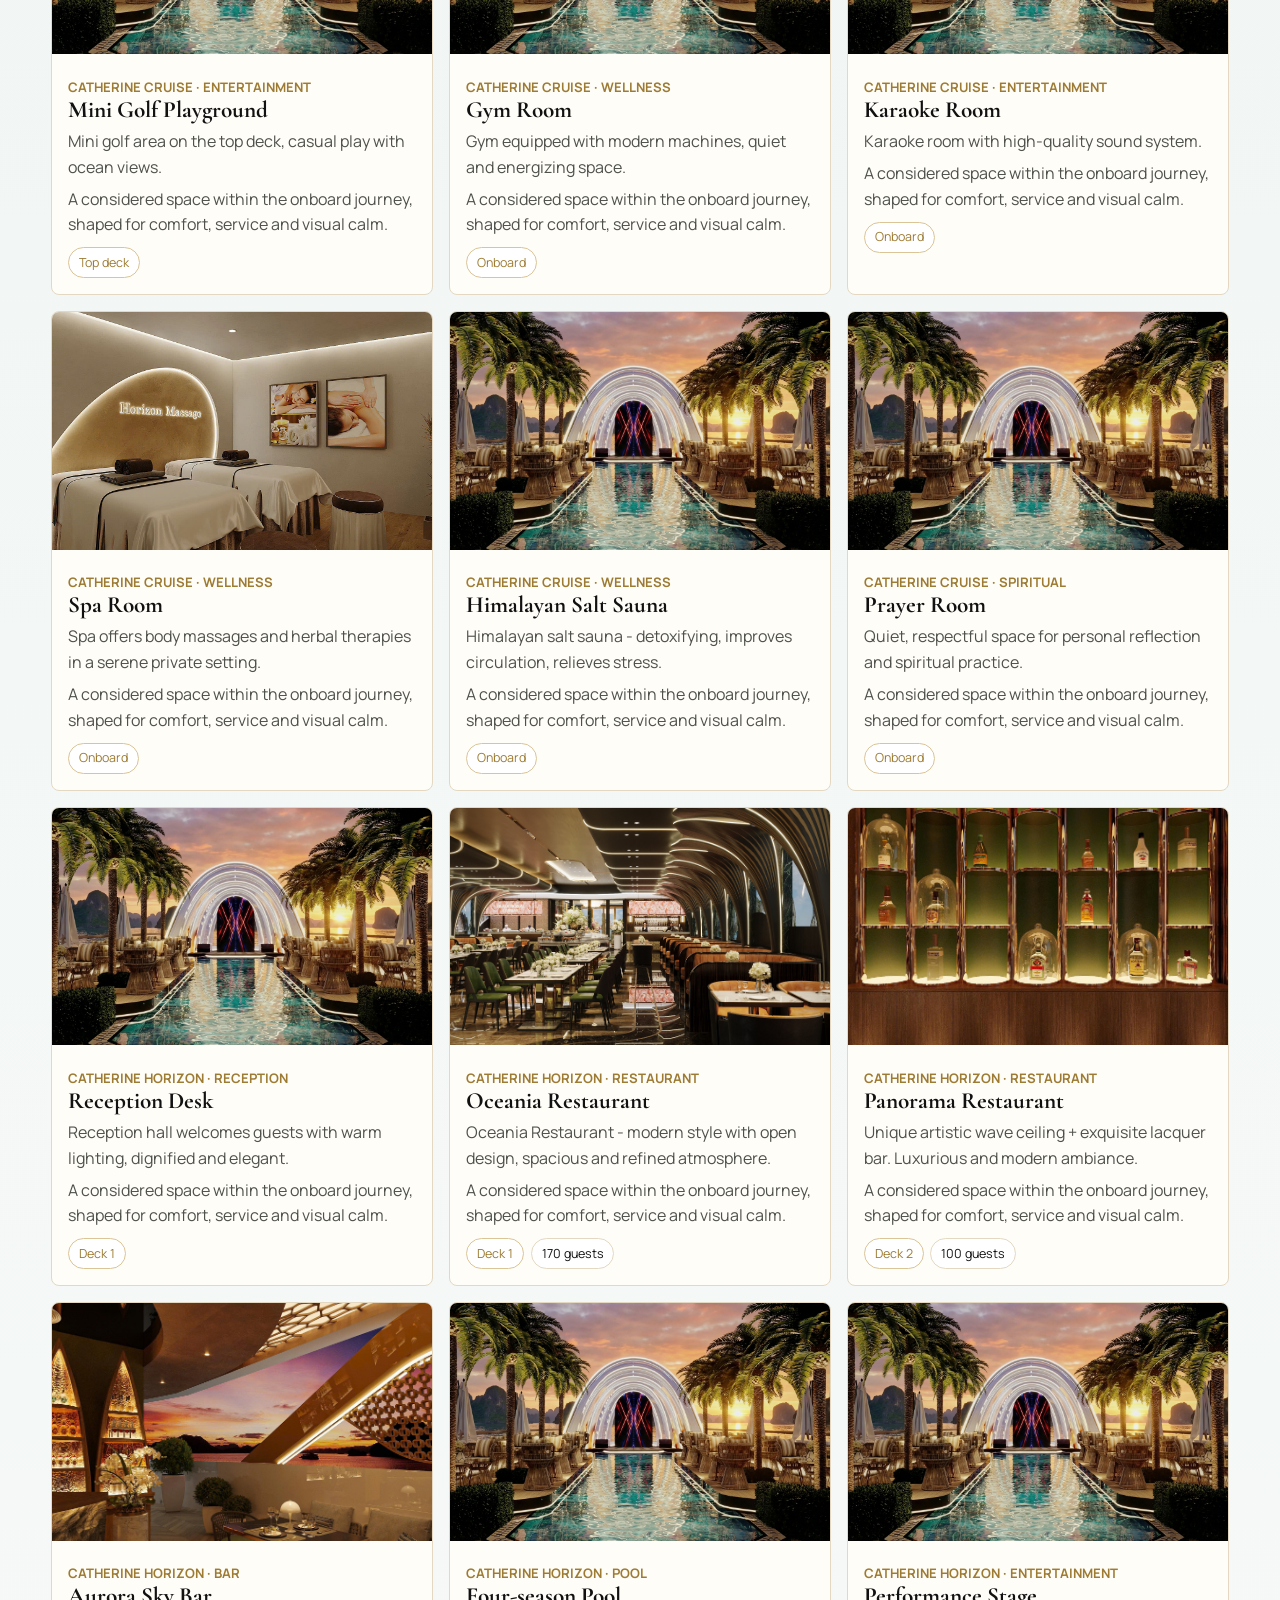
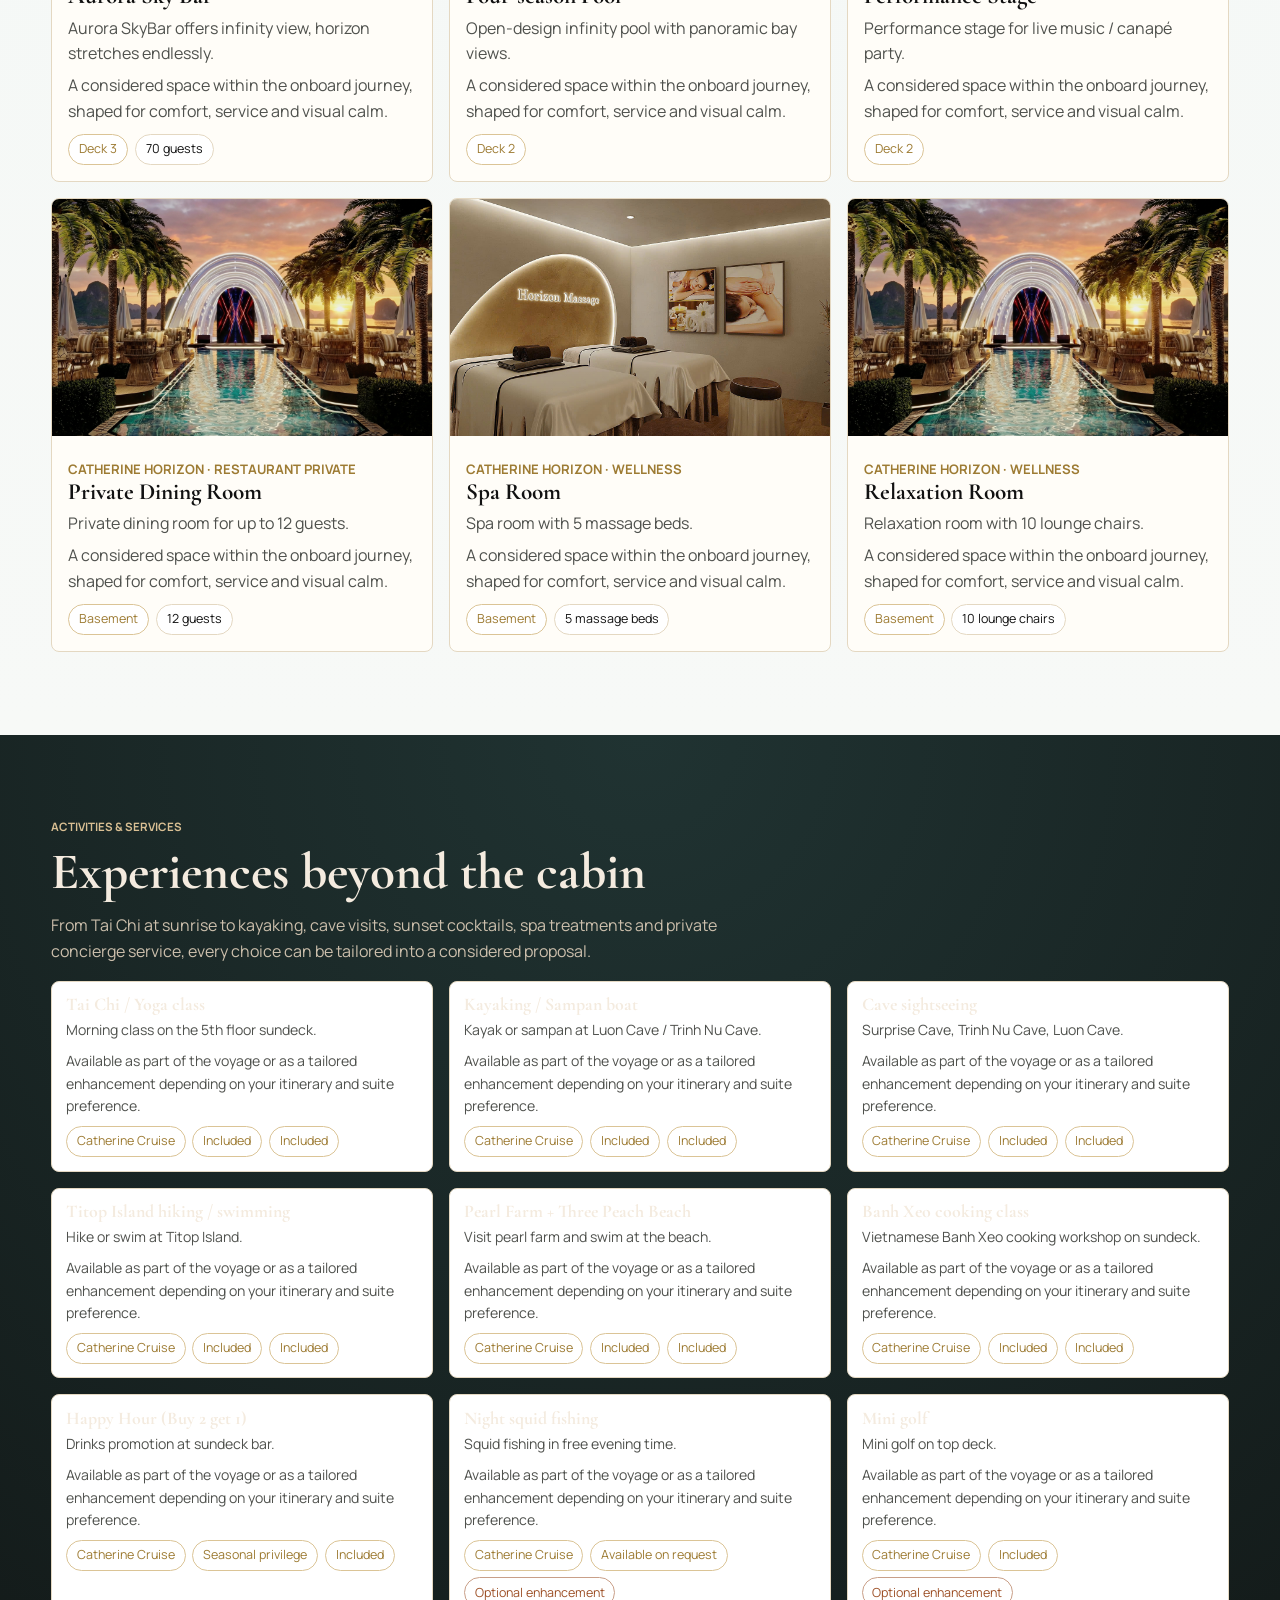
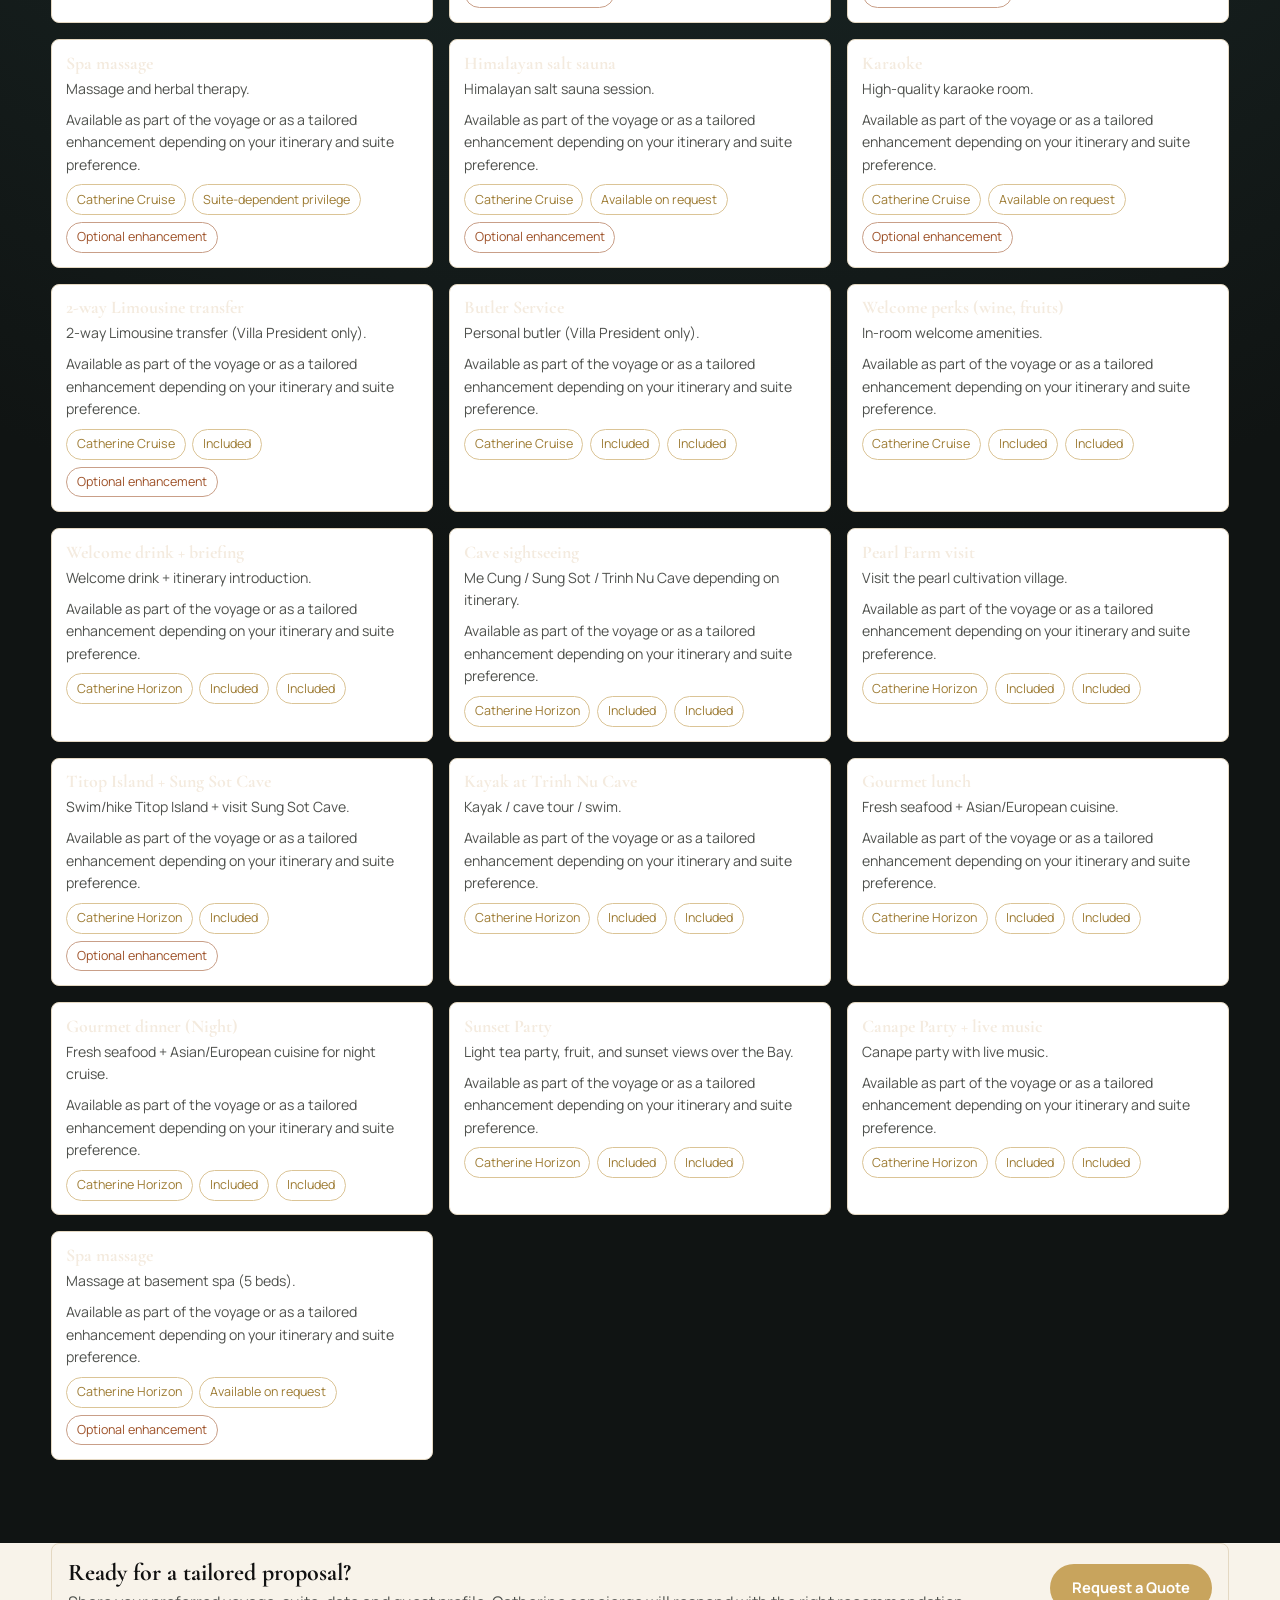
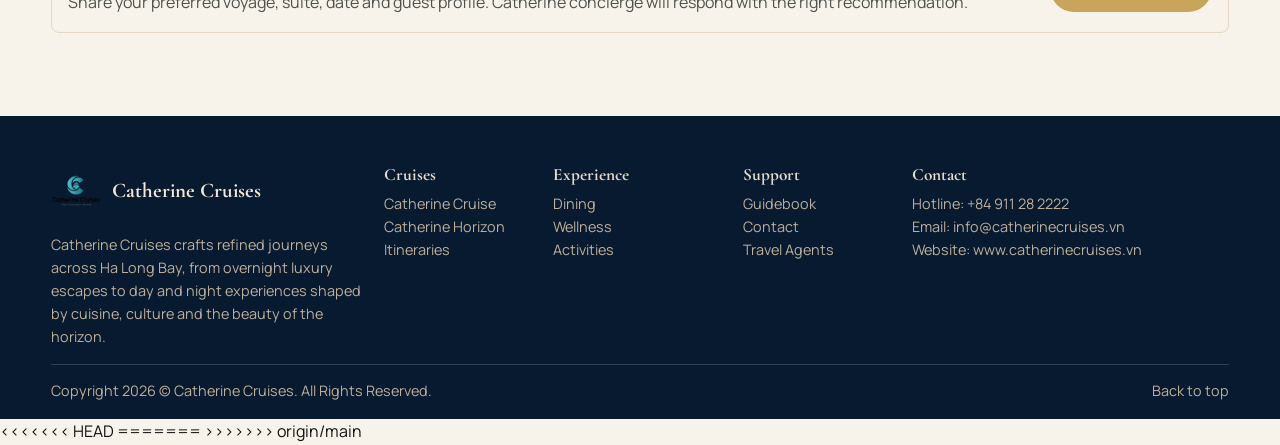
<file: cruises.html>
<!DOCTYPE html>
<html lang="en">
<head>
  <meta charset="UTF-8" />
  <meta name="viewport" content="width=device-width, initial-scale=1.0" />
  <title>Voyages & Suites | Catherine Cruises</title>
  <meta name="description" content="Explore Catherine Cruise and Catherine Horizon: voyages, suites, dining, wellness, onboard facilities and curated services in Ha Long Bay." />
  <link rel="preconnect" href="https://fonts.googleapis.com" />
  <link rel="preconnect" href="https://fonts.gstatic.com" crossorigin />
  <link href="https://fonts.googleapis.com/css2?family=Cormorant+Garamond:wght@500;600;700&family=Manrope:wght@400;500;600;700&display=swap" rel="stylesheet" />
  <link rel="stylesheet" href="assets/css/site.css" />
</head>
<body>
  <header class="site-header">
    <div class="container nav-wrap">
      <a class="brand" href="index.html">
        <img src="assets/images/logo.png" alt="Catherine Cruises logo" />
        <span>Catherine Cruises</span>
      </a>
      <nav class="nav-links" aria-label="Main navigation">
        <a href="index.html#catherine-cruise">Catherine Cruise</a>
        <a href="index.html#catherine-horizon">Catherine Horizon</a>
        <a href="index.html#itineraries">Itineraries</a>
        <a href="index.html#experience">Experience</a>
        <a href="index.html#offers">Offers</a>
        <a data-nav href="blog.html">Guidebook</a>
        <a data-nav href="inquiry.html">Contact</a>
      </nav>
      <a class="btn btn-outline header-cta" href="inquiry.html">Request a Quote</a>
      <button class="nav-toggle" aria-label="Open menu"><span></span></button>
    </div>
    <div class="mobile-menu container">
      <a href="index.html#catherine-cruise">Catherine Cruise</a>
      <a href="index.html#catherine-horizon">Catherine Horizon</a>
      <a href="index.html#itineraries">Itineraries</a>
      <a href="index.html#experience">Experience</a>
      <a href="index.html#offers">Offers</a>
      <a href="blog.html">Guidebook</a>
      <a href="inquiry.html">Contact</a>
    </div>
  </header>

  <main>
    <section class="page-hero" style="background:url('assets/images/hero-1.jpg') center/cover no-repeat;">
      <div class="container reveal">
        <p class="eyebrow">Voyages & Suites</p>
        <h1>The Catherine Collection</h1>
        <p>Explore overnight luxury, day voyages, night dining, signature suites and onboard spaces designed for guests who value privacy, clarity and exceptional service.</p>
      </div>
    </section>

    <section class="section">
      <div class="container">
        <p class="eyebrow">Cruise Collection</p>
        <h2 class="section-title">Two vessels, two distinct rhythms of luxury</h2>
        <div id="catalogCruises" class="grid two"></div>
      </div>
    </section>

    <section class="section section-soft">
      <div class="container">
        <p class="eyebrow">Suites</p>
        <h2 class="section-title">Private spaces for overnight refinement</h2>
        <div id="roomGrid" class="grid two"></div>
      </div>
    </section>

    <section class="section" id="itineraries">
      <div class="container">
        <p class="eyebrow">Itineraries</p>
        <h2 class="section-title">Curated routes, clear schedules, effortless planning</h2>
        <div id="itineraryFilter" class="pill-toggle" style="margin: 0.8rem 0 1rem;">
          <button class="active" data-cruise="">All</button>
          <button data-cruise="CAT">Catherine (CAT)</button>
          <button data-cruise="HRZ">Horizon (HRZ)</button>
        </div>
        <div id="itineraryCatalog" class="grid three"></div>

        <div class="timeline-wrap" style="margin-top:1.2rem;">
          <aside class="card">
            <div class="card-body">
              <p class="meta">Daily Rhythm</p>
              <h3 style="margin-bottom:.45rem;">Voyage timeline</h3>
              <p style="color:var(--muted);margin-bottom:.6rem;">Select an itinerary to review the flow of arrival, dining, exploration and leisure.</p>
              <div class="field">
                <label for="schedulePicker">Itinerary</label>
                <select id="schedulePicker"></select>
              </div>
            </div>
          </aside>
          <div id="scheduleList" class="schedule-list"></div>
        </div>
      </div>
    </section>

    <section class="section section-soft" id="facilities">
      <div class="container">
        <p class="eyebrow">Onboard Spaces</p>
        <h2 class="section-title">Facilities shaped for comfort and occasion</h2>
        <div id="facilityGrid" class="grid three"></div>
      </div>
    </section>

    <section class="section dark-band">
      <div class="container">
        <p class="eyebrow">Activities & Services</p>
        <h2 class="section-title">Experiences beyond the cabin</h2>
        <p class="section-copy">From Tai Chi at sunrise to kayaking, cave visits, sunset cocktails, spa treatments and private concierge service, every choice can be tailored into a considered proposal.</p>
        <div id="serviceGrid" class="grid three" style="margin-top:1rem;"></div>
      </div>
    </section>

    <section class="section" style="padding-top:0;">
      <div class="container">
        <div class="newsletter reveal">
          <div>
            <h3>Ready for a tailored proposal?</h3>
            <p>Share your preferred voyage, suite, date and guest profile. Catherine concierge will respond with the right recommendation.</p>
          </div>
          <div>
            <a class="btn btn-gold" href="inquiry.html">Request a Quote</a>
          </div>
        </div>
      </div>
    </section>
  </main>

  <footer class="site-footer">
    <div class="container footer-grid blueprint-footer">
      <div>
        <a class="brand" href="index.html">
          <img src="assets/images/logo.png" alt="Catherine Cruises" />
          <span>Catherine Cruises</span>
        </a>
        <p style="margin-top:.6rem;">Catherine Cruises crafts refined journeys across Ha Long Bay, from overnight luxury escapes to day and night experiences shaped by cuisine, culture and the beauty of the horizon.</p>
      </div>
      <div>
        <h4>Cruises</h4>
        <p><a href="index.html#catherine-cruise">Catherine Cruise</a></p>
        <p><a href="index.html#catherine-horizon">Catherine Horizon</a></p>
        <p><a href="index.html#itineraries">Itineraries</a></p>
      </div>
      <div>
        <h4>Experience</h4>
        <p><a href="index.html#experience">Dining</a></p>
        <p><a href="index.html#experience">Wellness</a></p>
        <p><a href="index.html#experience">Activities</a></p>
      </div>
      <div>
        <h4>Support</h4>
        <p><a href="blog.html">Guidebook</a></p>
        <p><a href="inquiry.html">Contact</a></p>
        <p><a href="inquiry.html">Travel Agents</a></p>
      </div>
      <div>
        <h4>Contact</h4>
        <p>Hotline: +84 911 28 2222</p>
        <p>Email: info@catherinecruises.vn</p>
        <p>Website: www.catherinecruises.vn</p>
      </div>
    </div>
    <div class="container footer-bottom">
      <p>Copyright <span data-year></span> © Catherine Cruises. All Rights Reserved.</p>
      <p><a href="index.html">Back to top</a></p>
    </div>
  </footer>

  <div class="floating-contact">
    <a class="call" href="tel:+84911282222" aria-label="Call">☎</a>
    <a class="wa" href="https://wa.me/84911282222" target="_blank" rel="noopener" aria-label="WhatsApp">WA</a>
    <a class="ms" href="https://www.facebook.com/catherinecruises" target="_blank" rel="noopener" aria-label="Messenger">M</a>
  </div>

  <script src="assets/js/data.js"></script>
  <script src="assets/js/common.js"></script>
  <script src="assets/js/cruises.js"></script>
</body>
<<<<<<< HEAD
</html>
=======
</html>
>>>>>>> origin/main
</file>
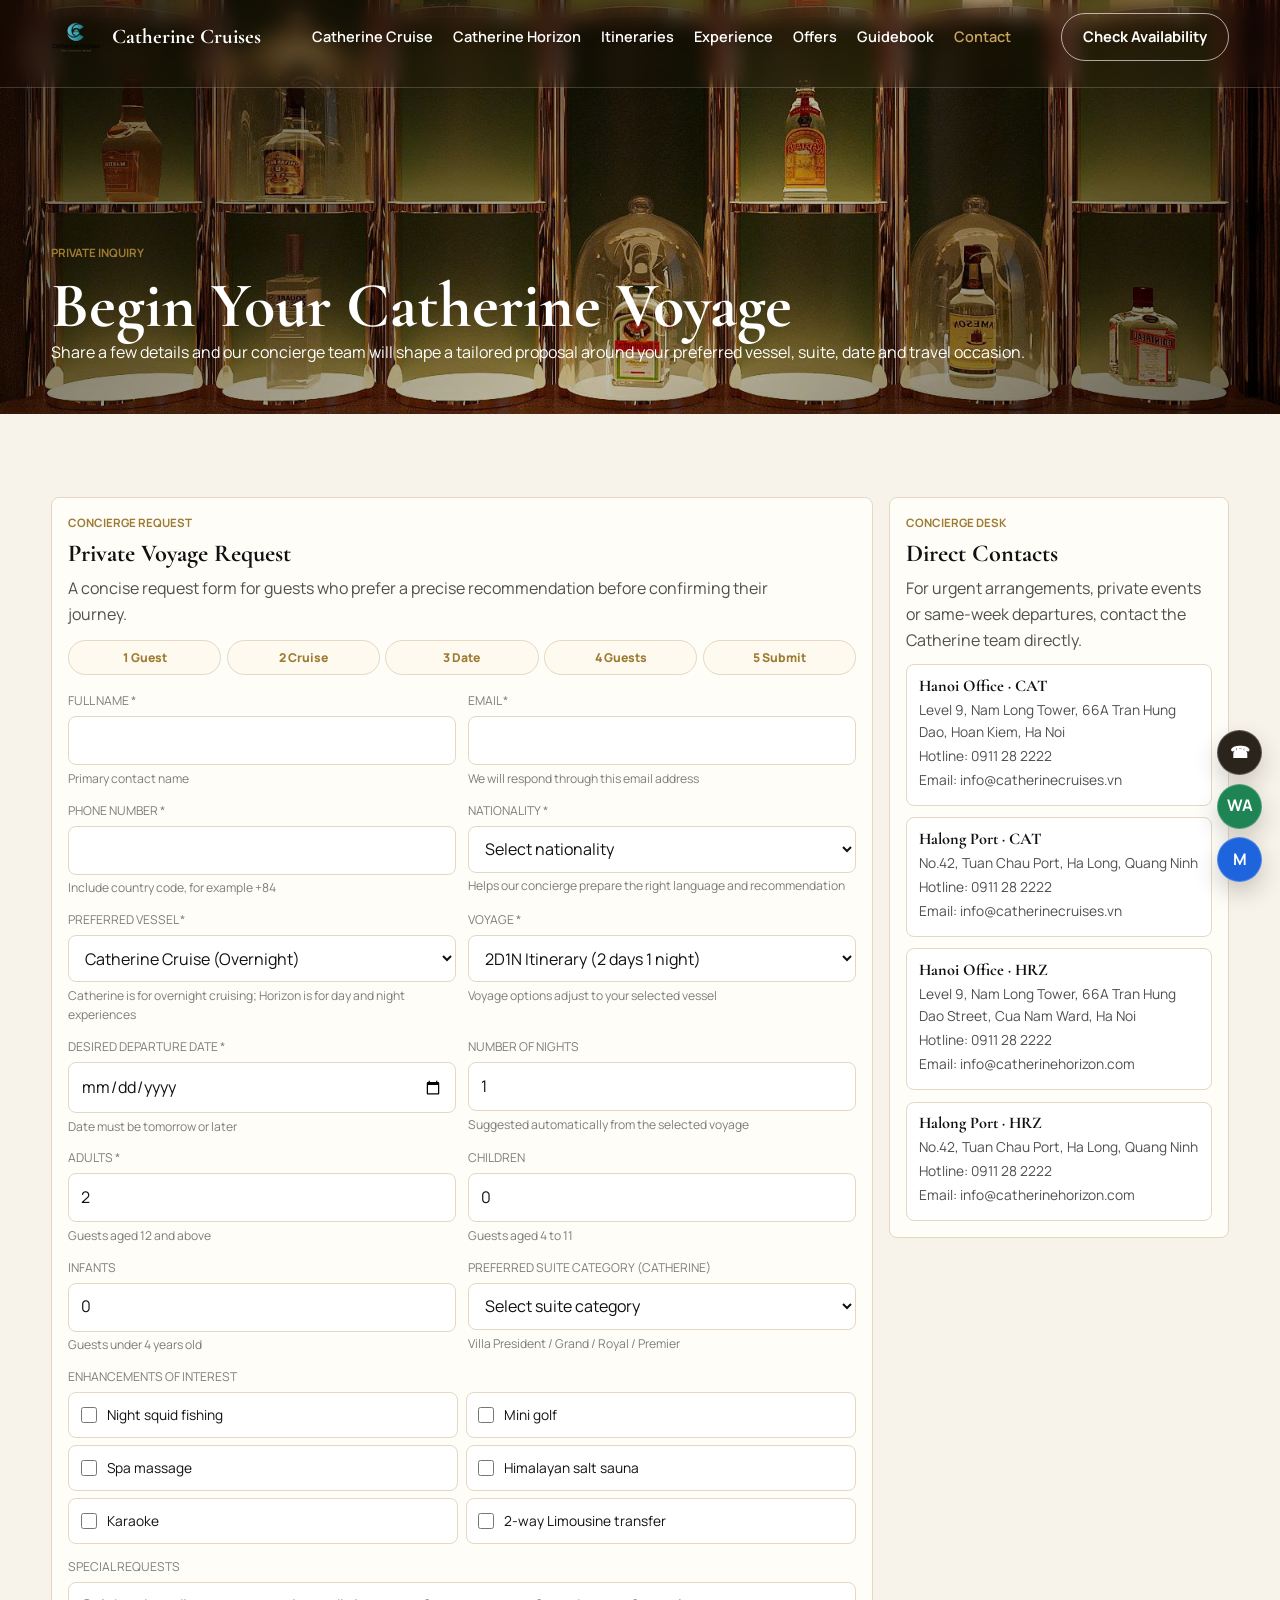
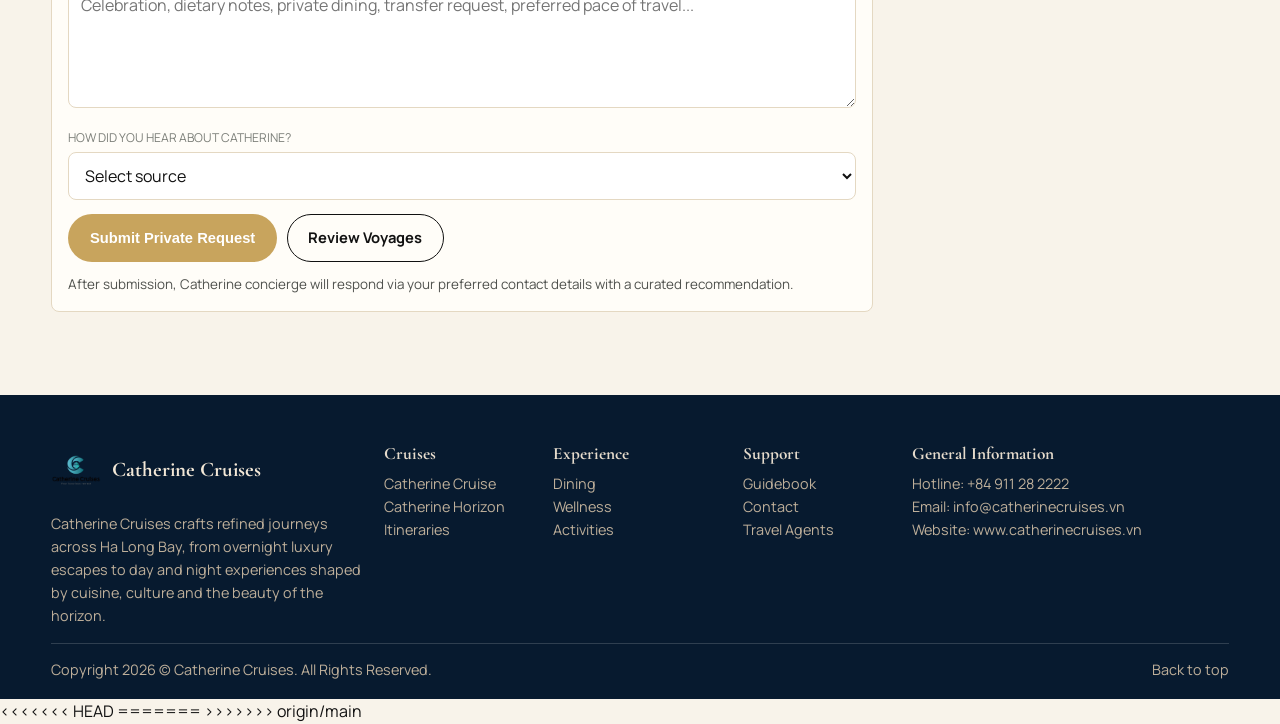
<file: inquiry.html>
<!DOCTYPE html>
<html lang="en">
<head>
  <meta charset="UTF-8" />
  <meta name="viewport" content="width=device-width, initial-scale=1.0" />
  <title>Private Inquiry | Catherine Cruises</title>
  <meta name="description" content="Send a private request to Catherine Cruises: choose your vessel, voyage, suite, departure date and tailored enhancements." />
  <link rel="preconnect" href="https://fonts.googleapis.com" />
  <link rel="preconnect" href="https://fonts.gstatic.com" crossorigin />
  <link href="https://fonts.googleapis.com/css2?family=Cormorant+Garamond:wght@500;600;700&family=Manrope:wght@400;500;600;700&display=swap" rel="stylesheet" />
  <link rel="stylesheet" href="assets/css/site.css?v=20260528-4" />
</head>
<body>
  <header class="site-header">
    <div class="container nav-wrap">
      <a class="brand" href="index.html">
        <img src="assets/images/logo.png" alt="Catherine Cruises logo" />
        <span>Catherine Cruises</span>
      </a>
      <nav class="nav-links" aria-label="Main navigation">
        <a href="index.html#catherine-cruise">Catherine Cruise</a>
        <a href="index.html#catherine-horizon">Catherine Horizon</a>
        <a href="index.html#itineraries">Itineraries</a>
        <a href="index.html#experience">Experience</a>
        <a href="index.html#offers">Offers</a>
        <a data-nav href="blog.html">Guidebook</a>
        <a data-nav href="inquiry.html">Contact</a>
      </nav>
      <a class="btn btn-outline header-cta" href="index.html#quick-inquiry">Check Availability</a>
      <button class="nav-toggle" aria-label="Open menu"><span></span></button>
    </div>
    <div class="mobile-menu container">
      <a href="index.html#catherine-cruise">Catherine Cruise</a>
      <a href="index.html#catherine-horizon">Catherine Horizon</a>
      <a href="index.html#itineraries">Itineraries</a>
      <a href="index.html#experience">Experience</a>
      <a href="index.html#offers">Offers</a>
      <a href="blog.html">Guidebook</a>
      <a href="inquiry.html">Contact</a>
    </div>
  </header>

  <main>
    <section class="page-hero" style="background:url('assets/images/facility-panorama.jpg') center/cover no-repeat;">
      <div class="container reveal">
        <p class="eyebrow">Private Inquiry</p>
        <h1>Begin Your Catherine Voyage</h1>
        <p>Share a few details and our concierge team will shape a tailored proposal around your preferred vessel, suite, date and travel occasion.</p>
      </div>
    </section>

    <section class="section">
      <div class="container inquiry-shell">
        <div class="form-panel reveal">
          <p class="eyebrow">Concierge Request</p>
          <h3>Private Voyage Request</h3>
          <p class="section-copy" style="margin-bottom:.8rem;">A concise request form for guests who prefer a precise recommendation before confirming their journey.</p>
          <div class="form-steps" aria-label="Inquiry form steps">
            <span>1 Guest</span>
            <span>2 Cruise</span>
            <span>3 Date</span>
            <span>4 Guests</span>
            <span>5 Submit</span>
          </div>

          <form id="inquiryForm" novalidate>
            <div class="form-grid">
              <div class="field">
                <label for="full_name">Full name *</label>
                <input id="full_name" name="full_name" type="text" required />
                <span class="help">Primary contact name</span>
              </div>

              <div class="field">
                <label for="email">Email *</label>
                <input id="email" name="email" type="email" required />
                <span class="help">We will respond through this email address</span>
              </div>

              <div class="field">
                <label for="phone">Phone number *</label>
                <input id="phone" name="phone" type="tel" required />
                <span class="help">Include country code, for example +84</span>
              </div>

              <div class="field">
                <label for="country">Nationality *</label>
                <select id="country" name="country" required></select>
                <span class="help">Helps our concierge prepare the right language and recommendation</span>
              </div>

              <div class="field">
                <label for="cruise_choice">Preferred vessel *</label>
                <select id="cruise_choice" name="cruise_choice" required></select>
                <span class="help">Catherine is for overnight cruising; Horizon is for day and night experiences</span>
              </div>

              <div class="field">
                <label for="itinerary_choice">Voyage *</label>
                <select id="itinerary_choice" name="itinerary_choice" required></select>
                <span class="help">Voyage options adjust to your selected vessel</span>
              </div>

              <div class="field">
                <label for="checkin_date">Desired departure date *</label>
                <input id="checkin_date" name="checkin_date" type="date" required />
                <span class="help">Date must be tomorrow or later</span>
              </div>

              <div class="field">
                <label for="duration_nights">Number of nights</label>
                <input id="duration_nights" name="duration_nights" type="number" min="0" max="2" />
                <span class="help">Suggested automatically from the selected voyage</span>
              </div>

              <div class="field">
                <label for="num_adults">Adults *</label>
                <input id="num_adults" name="num_adults" type="number" min="1" max="20" value="2" required />
                <span class="help">Guests aged 12 and above</span>
              </div>

              <div class="field">
                <label for="num_children">Children</label>
                <input id="num_children" name="num_children" type="number" min="0" max="10" value="0" />
                <span class="help">Guests aged 4 to 11</span>
              </div>

              <div class="field">
                <label for="num_infants">Infants</label>
                <input id="num_infants" name="num_infants" type="number" min="0" max="5" value="0" />
                <span class="help">Guests under 4 years old</span>
              </div>

              <div id="roomWrap" class="field">
                <label for="room_preference">Preferred suite category (Catherine)</label>
                <select id="room_preference" name="room_preference"></select>
                <span class="help">Villa President / Grand / Royal / Premier</span>
              </div>

              <div id="bedWrap" class="field" style="display:none;">
                <label for="bed_config">Bed configuration (Premier)</label>
                <select id="bed_config" name="bed_config"></select>
                <span class="help">Double / Twin / Triple / Connecting</span>
              </div>

              <div class="field full">
                <label>Enhancements of interest</label>
                <div id="addonsWrap"></div>
              </div>

              <div class="field full">
                <label for="special_requests">Special requests</label>
                <textarea id="special_requests" name="special_requests" rows="4" maxlength="1000" placeholder="Celebration, dietary notes, private dining, transfer request, preferred pace of travel..."></textarea>
              </div>

              <div class="field full">
                <label for="source">How did you hear about Catherine?</label>
                <select id="source" name="source"></select>
              </div>
            </div>

            <div style="margin-top:.85rem; display:flex; gap:.6rem; flex-wrap:wrap;">
              <button class="btn btn-gold" type="submit">Submit Private Request</button>
              <a class="btn btn-outline" href="cruises.html">Review Voyages</a>
            </div>
            <p class="form-note">After submission, Catherine concierge will respond via your preferred contact details with a curated recommendation.</p>
            <div id="formStatus" class="status-box" role="status" aria-live="polite"></div>
          </form>
        </div>

        <aside class="info-panel reveal">
          <p class="eyebrow">Concierge Desk</p>
          <h3>Direct Contacts</h3>
          <p style="color:var(--muted); margin-bottom:.7rem;">For urgent arrangements, private events or same-week departures, contact the Catherine team directly.</p>
          <div id="inquiryContacts" class="contact-list"></div>
        </aside>
      </div>
    </section>
  </main>

  <footer class="site-footer">
    <div class="container footer-grid blueprint-footer">
      <div>
        <a class="brand" href="index.html">
          <img src="assets/images/logo.png" alt="Catherine Cruises" />
          <span>Catherine Cruises</span>
        </a>
        <p style="margin-top:.6rem;">Catherine Cruises crafts refined journeys across Ha Long Bay, from overnight luxury escapes to day and night experiences shaped by cuisine, culture and the beauty of the horizon.</p>
      </div>
      <div>
        <h4>Cruises</h4>
        <p><a href="index.html#catherine-cruise">Catherine Cruise</a></p>
        <p><a href="index.html#catherine-horizon">Catherine Horizon</a></p>
        <p><a href="index.html#itineraries">Itineraries</a></p>
      </div>
      <div>
        <h4>Experience</h4>
        <p><a href="index.html#experience">Dining</a></p>
        <p><a href="index.html#experience">Wellness</a></p>
        <p><a href="index.html#experience">Activities</a></p>
      </div>
      <div>
        <h4>Support</h4>
        <p><a href="blog.html">Guidebook</a></p>
        <p><a href="inquiry.html">Contact</a></p>
        <p><a href="inquiry.html">Travel Agents</a></p>
      </div>
      <div>
        <h4>General Information</h4>
        <p>Hotline: +84 911 28 2222</p>
        <p>Email: info@catherinecruises.vn</p>
        <p>Website: www.catherinecruises.vn</p>
      </div>
    </div>
    <div class="container footer-bottom">
      <p>Copyright <span data-year></span> © Catherine Cruises. All Rights Reserved.</p>
      <p><a href="index.html">Back to top</a></p>
    </div>
  </footer>

  <div class="floating-contact">
    <a class="call" href="tel:+84911282222" aria-label="Call">☎</a>
    <a class="wa" href="https://wa.me/84911282222" target="_blank" rel="noopener" aria-label="WhatsApp">WA</a>
    <a class="ms" href="https://www.facebook.com/catherinecruises" target="_blank" rel="noopener" aria-label="Messenger">M</a>
  </div>

  <script src="assets/js/data.js"></script>
  <script src="assets/js/common.js"></script>
  <script src="assets/js/inquiry.js"></script>
</body>
<<<<<<< HEAD
</html>
=======
</html>
>>>>>>> origin/main
</file>
<file: assets/css/site.css>
:root {
  --bg: #f5f7f6;
  --bg-soft: #e9f0ef;
  --surface: #ffffff;
  --surface-2: #f7faf8;
  --ink: #171918;
  --muted: #4f5a58;
  --muted-2: #77827f;
  --gold: #b59b62;
  --gold-strong: #8c7445;
  --teal: #239cac;
  --line: #dbe3df;
  --dark: #101413;
  --dark-soft: #18201f;
  --ok: #1f7a51;
  --warn: #9d5027;
}

/* Blueprint rebuild: luxury cruise funnel */
:root {
  --bg: #f8f3ea;
  --bg-soft: #e9ddc7;
  --surface: #fffdf8;
  --surface-2: #f8f3ea;
  --ink: #111111;
  --muted: #4f514d;
  --muted-2: #7c7f79;
  --gold: #c8a45d;
  --gold-strong: #9d7b33;
  --teal: #1e6f68;
  --line: #e4d8c2;
  --dark: #071a2f;
  --dark-soft: #0d2742;
  --ok: #1f7a51;
  --warn: #9d5027;
}

body {
  background: var(--bg);
}

.site-header {
  min-height: 88px;
  background: transparent;
  border-bottom: 1px solid rgba(255, 255, 255, 0.18);
  box-shadow: none;
  transition: background-color 0.25s ease, border-color 0.25s ease, box-shadow 0.25s ease;
}

.site-header.is-scrolled {
  background: rgba(7, 26, 47, 0.94);
  border-bottom-color: rgba(255, 255, 255, 0.12);
  box-shadow: 0 16px 40px rgba(7, 26, 47, 0.18);
}

.site-header .brand span,
.site-header .nav-links a,
.site-header .header-cta {
  color: #fff;
}

.site-header .header-cta {
  border-color: rgba(255, 255, 255, 0.62);
}

.site-header.is-scrolled .nav-links a:hover,
.site-header.is-scrolled .nav-links a.active {
  color: var(--gold);
}

.mobile-menu {
  background: rgba(7, 26, 47, 0.97);
}

.mobile-menu a {
  color: #f8f3ea;
  border-bottom-color: rgba(255, 255, 255, 0.1);
}

.blueprint-hero {
  height: 98vh;
  min-height: 720px;
}

.blueprint-hero .hero-overlay {
  background: linear-gradient(105deg, rgba(7, 26, 47, 0.76), rgba(7, 26, 47, 0.2) 54%, rgba(0, 0, 0, 0.55));
}

.blueprint-hero .hero-content {
  padding-bottom: 8.5rem;
  max-width: 720px;
}

.blueprint-hero h1 {
  font-size: 5.6rem;
  max-width: 820px;
}

.blueprint-hero p:not(.eyebrow) {
  font-size: 1.06rem;
  line-height: 1.72;
}

.blueprint-booking {
  margin-top: -4.7rem;
}

.blueprint-booking .booking-grid {
  grid-template-columns: 1.1fr 1.45fr 1fr 0.7fr 1fr auto;
  align-items: end;
  background: rgba(255, 253, 248, 0.98);
  border-color: rgba(200, 164, 93, 0.34);
  box-shadow: 0 28px 70px rgba(7, 26, 47, 0.18);
}

.blueprint-booking .btn {
  min-height: 46px;
  white-space: nowrap;
}

.section-kicker {
  max-width: 820px;
  margin-bottom: 1.45rem;
}

.blueprint-cruise-grid {
  display: grid;
  grid-template-columns: repeat(2, minmax(0, 1fr));
  gap: 1rem;
}

.blueprint-cruise-card {
  border: 1px solid var(--line);
  border-radius: 8px;
  overflow: hidden;
  background: var(--surface);
  box-shadow: 0 22px 54px rgba(7, 26, 47, 0.08);
  scroll-margin-top: 110px;
}

.cruise-card-image {
  position: relative;
  min-height: 380px;
  overflow: hidden;
}

.cruise-card-image img {
  width: 100%;
  height: 100%;
  position: absolute;
  inset: 0;
  object-fit: cover;
  transition: transform 0.9s ease;
}

.cruise-card-image::after {
  content: "";
  position: absolute;
  inset: 0;
  background: linear-gradient(180deg, rgba(0, 0, 0, 0.06), rgba(7, 26, 47, 0.5));
}

.cruise-card-image span {
  position: absolute;
  left: 1rem;
  bottom: 1rem;
  z-index: 1;
  color: #fff;
  background: rgba(7, 26, 47, 0.72);
  border: 1px solid rgba(255, 255, 255, 0.22);
  border-radius: 999px;
  padding: 0.38rem 0.74rem;
  font-size: 0.78rem;
  font-weight: 800;
  text-transform: uppercase;
}

.blueprint-cruise-card:hover .cruise-card-image img {
  transform: scale(1.045);
}

.cruise-card-body {
  padding: 1.2rem;
}

.cruise-card-body h3 {
  font-size: 2.15rem;
}

.quote-line,
.suite-privileges {
  color: var(--gold-strong);
  font-weight: 800;
  margin-top: 0.74rem;
}

.card-actions {
  display: flex;
  flex-wrap: wrap;
  gap: 0.58rem;
  margin-top: 0.95rem;
}

.story-split {
  display: grid;
  grid-template-columns: minmax(0, 1.08fr) minmax(360px, 0.92fr);
  align-items: stretch;
  padding: 0;
}

.story-image img {
  width: 100%;
  height: 100%;
  min-height: 640px;
  object-fit: cover;
}

.story-copy {
  padding: 6.5rem min(7vw, 6rem);
  align-self: center;
}

.story-copy h2 {
  font-size: 4.4rem;
}

.story-copy p:not(.eyebrow) {
  color: var(--muted);
  font-size: 1.04rem;
  line-height: 1.8;
  margin-top: 1rem;
}

.story-actions {
  display: flex;
  flex-wrap: wrap;
  gap: 0.7rem;
  margin-top: 1.4rem;
}

.itinerary-card .card-body {
  min-height: 330px;
  display: flex;
  flex-direction: column;
}

.itinerary-card .card-actions {
  margin-top: auto;
}

.blueprint-tabs {
  margin: 1rem 0 1.2rem;
}

.blueprint-experience {
  background:
    radial-gradient(circle at 80% 0%, rgba(30, 111, 104, 0.36), transparent 32%),
    linear-gradient(135deg, #071a2f, #0b1320 58%, #111111);
}

.experience-grid {
  display: grid;
  grid-template-columns: repeat(6, 1fr);
  gap: 0.7rem;
  margin-top: 1.2rem;
}

.experience-card {
  min-height: 280px;
  border-radius: 8px;
  position: relative;
  overflow: hidden;
  background-position: center;
  background-size: cover;
}

.experience-card::after {
  content: "";
  position: absolute;
  inset: 0;
  background: linear-gradient(180deg, rgba(0, 0, 0, 0.04), rgba(0, 0, 0, 0.72));
}

.experience-card span {
  position: absolute;
  z-index: 1;
  left: 0.9rem;
  right: 0.9rem;
  bottom: 0.9rem;
  color: #fff;
  font-family: "Cormorant Garamond", serif;
  font-size: 1.45rem;
  line-height: 1.04;
}

.suite-card .card-media {
  aspect-ratio: 4 / 3;
}

.proof-layer {
  background: var(--dark);
  color: #fff;
}

.proof-layer .kpi-card {
  background: rgba(255, 255, 255, 0.06);
  border-color: rgba(255, 255, 255, 0.14);
}

.proof-layer .kpi-card strong {
  color: var(--gold);
}

.proof-layer .kpi-card span {
  color: rgba(255, 255, 255, 0.76);
}

.offer-grid {
  display: grid;
  grid-template-columns: repeat(5, 1fr);
  gap: 0.75rem;
}

.offer-card {
  min-height: 260px;
  border: 1px solid var(--line);
  border-radius: 8px;
  padding: 1rem;
  background:
    linear-gradient(180deg, rgba(255, 253, 248, 0.92), rgba(255, 253, 248, 0.98)),
    radial-gradient(circle at top right, rgba(200, 164, 93, 0.22), transparent 46%);
  display: flex;
  flex-direction: column;
}

.offer-card p {
  color: var(--gold-strong);
  text-transform: uppercase;
  font-size: 0.76rem;
  font-weight: 800;
}

.offer-card h3 {
  font-size: 1.55rem;
  margin-top: 0.42rem;
}

.offer-card a {
  margin-top: auto;
  color: var(--teal);
  font-weight: 800;
  text-decoration: none;
}

.guidebook-grid {
  display: grid;
  grid-template-columns: repeat(3, 1fr);
  gap: 1rem;
}

.guide-card {
  display: block;
  border-radius: 8px;
  overflow: hidden;
  background: #fff;
  border: 1px solid var(--line);
  text-decoration: none;
}

.guide-card img {
  width: 100%;
  aspect-ratio: 3 / 2;
  object-fit: cover;
}

.guide-card span {
  display: block;
  padding: 1rem;
  font-family: "Cormorant Garamond", serif;
  font-size: 1.55rem;
  line-height: 1.08;
}

.inquiry-cta {
  padding-top: 2.4rem;
}

.blueprint-footer {
  grid-template-columns: 1.45fr 0.7fr 0.8fr 0.7fr 1.45fr;
}

.site-footer {
  background: #071a2f;
}

@media (max-width: 1180px) {
  .nav-links {
    gap: 0.82rem;
  }

  .nav-links a {
    font-size: 0.82rem;
  }

  .blueprint-booking .booking-grid {
    grid-template-columns: 1fr 1fr 1fr;
  }

  .blueprint-booking .btn {
    grid-column: span 3;
  }

  .experience-grid,
  .offer-grid {
    grid-template-columns: repeat(3, 1fr);
  }

  .blueprint-footer {
    grid-template-columns: 1fr 1fr;
  }

  .itinerary-story-grid {
    grid-template-columns: repeat(2, 1fr);
  }
}

@media (max-width: 860px) {
  .site-header {
    min-height: 74px;
    background: rgba(248, 243, 234, 0.92);
    border-bottom-color: var(--line);
  }

  .site-header .brand span {
    color: var(--ink);
  }

  .site-header .nav-toggle {
    border-color: transparent;
  }

  .blueprint-hero {
    height: 88vh;
    min-height: 640px;
  }

  .blueprint-hero .hero-content {
    padding-bottom: 4.8rem;
  }

  .blueprint-hero h1 {
    font-size: 3.6rem;
  }

  .blueprint-booking {
    margin-top: 0;
    background: var(--dark);
    padding: 1rem 0;
  }

  .blueprint-booking .booking-grid {
    grid-template-columns: 1fr;
  }

  .blueprint-booking .btn {
    grid-column: auto;
  }

  .blueprint-cruise-grid,
  .story-split,
  .guidebook-grid {
    grid-template-columns: 1fr;
  }

  .story-image img {
    min-height: 420px;
  }

  .story-copy {
    padding: 4rem 5vw;
  }

  .story-copy h2 {
    font-size: 3rem;
  }

  .experience-grid,
  .offer-grid {
    grid-template-columns: 1fr;
  }

  .experience-card {
    min-height: 230px;
  }

  .blueprint-footer {
    grid-template-columns: 1fr;
  }
}

@media (max-width: 520px) {
  .blueprint-hero h1 {
    font-size: 3rem;
  }

  .blueprint-hero p:not(.eyebrow) {
    font-size: 0.98rem;
  }

  .cruise-card-image {
    min-height: 300px;
  }

  .cruise-card-body h3,
  .guide-card span {
    font-size: 1.7rem;
  }

  .card-actions .btn {
    width: 100%;
  }
}

* {
  box-sizing: border-box;
}

html {
  scroll-behavior: smooth;
}

body {
  margin: 0;
  font-family: "Manrope", sans-serif;
  color: var(--ink);
  background: radial-gradient(circle at right top, #fff 0, var(--bg) 48%, #e4ebe8 100%);
  line-height: 1.6;
}

img {
  max-width: 100%;
  display: block;
}

a {
  color: inherit;
}

h1,
h2,
h3,
h4,
h5 {
  margin: 0;
  font-family: "Cormorant Garamond", serif;
  letter-spacing: 0;
  line-height: 1.08;
}

p {
  margin: 0;
}

.container {
  width: min(1180px, 92vw);
  margin: 0 auto;
}

.eyebrow {
  text-transform: uppercase;
  letter-spacing: 0;
  font-size: 0.72rem;
  color: var(--gold-strong);
  margin-bottom: 0.55rem;
  font-weight: 700;
}

.section-title {
  font-size: 3.2rem;
  margin-bottom: 0.8rem;
}

.section-copy {
  max-width: 72ch;
  color: var(--muted);
}

.btn {
  display: inline-flex;
  align-items: center;
  justify-content: center;
  gap: 0.5rem;
  border-radius: 999px;
  border: 1px solid transparent;
  padding: 0.72rem 1.3rem;
  font-size: 0.92rem;
  text-decoration: none;
  font-weight: 700;
  cursor: pointer;
  transition: transform 0.25s ease, background-color 0.25s ease, border-color 0.25s ease, color 0.25s ease;
}

.btn:hover {
  transform: translateY(-1px);
}

.btn-gold {
  background: var(--gold);
  color: #fff;
}

.btn-gold:hover {
  background: var(--gold-strong);
}

.btn-outline {
  border-color: var(--ink);
  color: var(--ink);
  background: transparent;
}

.btn-light {
  border-color: rgba(255, 255, 255, 0.46);
  color: #fff;
  background: rgba(255, 255, 255, 0.05);
}

.site-header {
  position: fixed;
  inset: 0 0 auto 0;
  z-index: 50;
  border-bottom: 1px solid color-mix(in srgb, var(--line) 60%, transparent);
  backdrop-filter: blur(10px);
  background: color-mix(in srgb, var(--surface) 82%, transparent);
}

.nav-wrap {
  min-height: 74px;
  display: flex;
  align-items: center;
  justify-content: space-between;
  gap: 1rem;
}

.brand {
  display: inline-flex;
  align-items: center;
  gap: 0.68rem;
  text-decoration: none;
}

.brand img {
  width: 50px;
  height: 50px;
  object-fit: contain;
}

.brand span {
  font-family: "Cormorant Garamond", serif;
  font-size: 1.3rem;
  font-weight: 700;
}

.nav-links {
  display: flex;
  align-items: center;
  gap: 1.25rem;
}

.nav-links a {
  text-decoration: none;
  font-weight: 600;
  font-size: 0.91rem;
  color: var(--muted);
}

.nav-links a:hover,
.nav-links a.active {
  color: var(--ink);
}

.nav-toggle {
  width: 42px;
  height: 42px;
  border-radius: 10px;
  border: 1px solid var(--line);
  display: none;
  place-items: center;
  background: #fff;
  cursor: pointer;
}

.nav-toggle span,
.nav-toggle::before,
.nav-toggle::after {
  content: "";
  width: 18px;
  height: 2px;
  background: var(--ink);
  display: block;
  transition: 0.25s ease;
}

.nav-toggle::before,
.nav-toggle::after {
  position: absolute;
}

.nav-toggle::before {
  transform: translateY(-6px);
}

.nav-toggle::after {
  transform: translateY(6px);
}

.nav-toggle.open span {
  opacity: 0;
}

.nav-toggle.open::before {
  transform: rotate(45deg);
}

.nav-toggle.open::after {
  transform: rotate(-45deg);
}

.mobile-menu {
  display: none;
  border-top: 1px solid var(--line);
  background: var(--surface);
}

.mobile-menu a {
  display: block;
  padding: 0.92rem 0;
  text-decoration: none;
  border-bottom: 1px solid var(--line);
  color: var(--muted);
  font-weight: 600;
}

.hero {
  position: relative;
  height: min(95vh, 850px);
  overflow: hidden;
}

.hero-slide {
  position: absolute;
  inset: 0;
  background-position: center;
  background-size: cover;
  opacity: 0;
  visibility: hidden;
  transition: opacity 0.8s ease;
  display: grid;
  align-items: end;
}

.hero-slide.active {
  opacity: 1;
  visibility: visible;
}

.hero-overlay {
  position: absolute;
  inset: 0;
  background: linear-gradient(123deg, rgba(0, 0, 0, 0.65), rgba(0, 0, 0, 0.2) 55%, rgba(0, 0, 0, 0.62));
}

.hero-content {
  position: relative;
  color: #fff;
  padding: 8.7rem 0 4.6rem;
  max-width: 720px;
}

.hero h1 {
  font-size: 5rem;
  margin: 0.4rem 0 0.82rem;
}

.hero p {
  color: #f2ebdf;
  max-width: 62ch;
}

.hero-actions {
  margin-top: 1.5rem;
  display: flex;
  flex-wrap: wrap;
  gap: 0.75rem;
}

.hero-dots {
  position: absolute;
  bottom: 1.25rem;
  left: 50%;
  transform: translateX(-50%);
  display: flex;
  gap: 0.45rem;
  z-index: 4;
}

.hero-dot {
  width: 10px;
  height: 10px;
  border-radius: 50%;
  border: 0;
  background: rgba(255, 255, 255, 0.45);
  cursor: pointer;
}

.hero-dot.active {
  background: #fff;
}

.booking-strip {
  margin-top: -2rem;
  position: relative;
  z-index: 6;
}

.booking-grid {
  background: var(--surface);
  border: 1px solid var(--line);
  border-radius: 8px;
  padding: 1.05rem;
  box-shadow: 0 20px 48px rgba(23, 18, 13, 0.12);
  display: grid;
  grid-template-columns: 1fr 1fr 1fr 1fr auto;
  gap: 0.82rem;
}

.field label {
  display: block;
  font-size: 0.76rem;
  margin-bottom: 0.34rem;
  text-transform: uppercase;
  letter-spacing: 0;
  color: var(--muted-2);
}

.field input,
.field select,
.field textarea {
  width: 100%;
  font: inherit;
  color: var(--ink);
  border: 1px solid var(--line);
  border-radius: 8px;
  padding: 0.67rem 0.75rem;
  background: #fff;
}

.section {
  padding: 5.2rem 0;
}

.section-soft {
  background: linear-gradient(180deg, #eef5f3, #f7f9f7);
}

.kpi-grid {
  margin-top: 1.65rem;
  display: grid;
  grid-template-columns: repeat(4, 1fr);
  gap: 0.8rem;
}

.kpi-card {
  border: 1px solid var(--line);
  border-radius: 8px;
  padding: 1rem;
  background: var(--surface);
}

.kpi-card strong {
  display: block;
  font-size: 1.75rem;
  font-family: "Cormorant Garamond", serif;
}

.kpi-card span {
  color: var(--muted);
  font-size: 0.88rem;
}

.grid {
  display: grid;
  gap: 1rem;
}

.grid.two {
  grid-template-columns: repeat(2, 1fr);
}

.grid.three {
  grid-template-columns: repeat(3, 1fr);
}

.grid.four {
  grid-template-columns: repeat(4, 1fr);
}

.card {
  border: 1px solid var(--line);
  border-radius: 8px;
  background: var(--surface);
  overflow: hidden;
}

.card-media {
  width: 100%;
  aspect-ratio: 16 / 10;
  object-fit: cover;
}

.card-body {
  padding: 1rem;
}

.card h3 {
  font-size: 1.45rem;
  margin-bottom: 0.38rem;
}

.card .meta {
  color: var(--gold-strong);
  font-size: 0.82rem;
  text-transform: uppercase;
  letter-spacing: 0;
  font-weight: 700;
}

.card p {
  color: var(--muted);
  margin-top: 0.4rem;
}

.tag-list {
  display: flex;
  flex-wrap: wrap;
  gap: 0.42rem;
}

.tag {
  display: inline-flex;
  align-items: center;
  border: 1px solid var(--line);
  border-radius: 999px;
  padding: 0.28rem 0.62rem;
  font-size: 0.78rem;
  background: #fff;
}

.tag.gold {
  border-color: color-mix(in srgb, var(--gold) 65%, #fff);
  color: var(--gold-strong);
}

.tag.warn {
  border-color: color-mix(in srgb, var(--warn) 55%, #fff);
  color: var(--warn);
}

.dark-band {
  background: radial-gradient(circle at center top, #203332, #101413 58%);
  color: #f4ebdf;
}

.dark-band .eyebrow {
  color: #d9bf93;
}

.dark-band .section-copy,
.dark-band p {
  color: #ccbfac;
}

.timeline-wrap {
  display: grid;
  grid-template-columns: 320px 1fr;
  gap: 1rem;
  align-items: start;
}

.schedule-list {
  border: 1px solid var(--line);
  border-radius: 8px;
  background: var(--surface);
  max-height: 640px;
  overflow: auto;
}

.schedule-item {
  display: grid;
  grid-template-columns: 86px 1fr;
  gap: 0.7rem;
  padding: 0.82rem 0.92rem;
  border-bottom: 1px solid var(--line);
}

.schedule-item:last-child {
  border-bottom: 0;
}

.schedule-time {
  font-weight: 700;
  color: var(--gold-strong);
  font-size: 0.86rem;
}

.schedule-text {
  color: var(--muted);
  font-size: 0.9rem;
}

.pill-toggle {
  display: flex;
  gap: 0.42rem;
  flex-wrap: wrap;
}

.pill-toggle button {
  border: 1px solid var(--line);
  background: #fff;
  color: var(--muted);
  border-radius: 999px;
  font: inherit;
  font-size: 0.82rem;
  padding: 0.38rem 0.72rem;
  cursor: pointer;
}

.pill-toggle button.active {
  border-color: var(--gold);
  color: var(--gold-strong);
  background: #f8f3e6;
}

.service-item {
  border: 1px solid var(--line);
  border-radius: 8px;
  padding: 0.85rem;
  background: #fff;
}

.service-item h4 {
  font-size: 1.12rem;
}

.service-item p {
  color: var(--muted);
  margin: 0.3rem 0 0.52rem;
  font-size: 0.88rem;
}

.blog-card {
  border: 1px solid var(--line);
  border-radius: 8px;
  overflow: hidden;
  background: #fff;
}

.blog-card img {
  width: 100%;
  aspect-ratio: 16 / 9;
  object-fit: cover;
}

.blog-card-body {
  padding: 1rem;
}

.blog-card .date {
  color: var(--muted-2);
  font-size: 0.8rem;
}

.blog-card h3 {
  margin-top: 0.36rem;
  font-size: 1.32rem;
}

.blog-card p {
  color: var(--muted);
  margin-top: 0.35rem;
}

.blog-layout {
  display: grid;
  grid-template-columns: 1fr 300px;
  gap: 1rem;
  align-items: start;
}

.blog-sidebar {
  border: 1px solid var(--line);
  border-radius: 8px;
  background: var(--surface);
  padding: 1rem;
  position: sticky;
  top: 92px;
}

.blog-sidebar h4 {
  font-size: 1.2rem;
  margin-bottom: 0.6rem;
}

.blog-sidebar ul {
  padding-left: 1.1rem;
  margin: 0;
  color: var(--muted);
}

.blog-sidebar li {
  margin-bottom: 0.5rem;
}

.page-hero {
  position: relative;
  min-height: 46vh;
  display: grid;
  align-items: end;
  overflow: hidden;
}

.page-hero::before {
  content: "";
  position: absolute;
  inset: 0;
  background: linear-gradient(135deg, rgba(0, 0, 0, 0.63), rgba(0, 0, 0, 0.24) 58%, rgba(0, 0, 0, 0.62));
  z-index: 1;
}

.page-hero .container {
  position: relative;
  z-index: 2;
  color: #fff;
  padding: 7.4rem 0 3rem;
}

.page-hero h1 {
  font-size: 4rem;
  margin-top: 0.35rem;
}

.inquiry-shell {
  display: grid;
  grid-template-columns: minmax(0, 1fr) 340px;
  gap: 1rem;
  align-items: start;
}

.form-panel,
.info-panel {
  border: 1px solid var(--line);
  border-radius: 8px;
  background: var(--surface);
  padding: 1rem;
}

.form-panel h3,
.info-panel h3 {
  font-size: 1.52rem;
  margin-bottom: 0.55rem;
}

.form-grid {
  display: grid;
  grid-template-columns: 1fr 1fr;
  gap: 0.78rem;
}

.form-grid .full {
  grid-column: 1 / -1;
}

.help {
  display: block;
  margin-top: 0.22rem;
  color: var(--muted-2);
  font-size: 0.76rem;
}

.form-note {
  margin-top: 0.72rem;
  color: var(--muted);
  font-size: 0.84rem;
}

.status-box {
  margin-top: 0.82rem;
  border-radius: 8px;
  padding: 0.72rem 0.82rem;
  font-size: 0.88rem;
  display: none;
}

.status-box.success {
  display: block;
  background: #eaf7f0;
  border: 1px solid #b8e5ca;
  color: var(--ok);
}

.status-box.error {
  display: block;
  background: #fbeee8;
  border: 1px solid #f2c3ad;
  color: var(--warn);
}

.form-steps {
  display: grid;
  grid-template-columns: repeat(5, 1fr);
  gap: 0.35rem;
  margin: 0 0 1rem;
}

.form-steps span {
  border: 1px solid var(--line);
  border-radius: 999px;
  padding: 0.42rem 0.5rem;
  color: var(--gold-strong);
  background: #fffaf0;
  text-align: center;
  font-size: 0.76rem;
  font-weight: 800;
}

.itinerary-preview {
  background:
    linear-gradient(180deg, rgba(248, 243, 234, 0.96), rgba(248, 243, 234, 1)),
    radial-gradient(circle at 85% 10%, rgba(30, 111, 104, 0.18), transparent 38%);
}

.itinerary-preview .section-kicker {
  display: grid;
  grid-template-columns: 0.95fr 1.05fr;
  gap: 1.6rem;
  align-items: end;
  max-width: none;
}

.itinerary-preview .section-title {
  margin-bottom: 0;
}

.itinerary-preview .section-copy {
  max-width: 58ch;
  font-size: 1.02rem;
  line-height: 1.78;
}

.itinerary-preview .blueprint-tabs {
  margin: 0.4rem 0 1rem;
}

.itinerary-story-grid {
  display: grid;
  grid-template-columns: repeat(5, minmax(0, 1fr));
  gap: 0.72rem;
}

.itinerary-story-card {
  border: 1px solid rgba(200, 164, 93, 0.34);
  border-radius: 8px;
  overflow: hidden;
  background: rgba(255, 253, 248, 0.9);
  min-height: 430px;
  display: flex;
  flex-direction: column;
}

.itinerary-story-media {
  position: relative;
  height: 150px;
  overflow: hidden;
}

.itinerary-story-media img {
  width: 100%;
  height: 100%;
  object-fit: cover;
  filter: saturate(0.94) contrast(1.02);
  transition: transform 0.8s ease;
}

.itinerary-story-media::after {
  content: "";
  position: absolute;
  inset: 0;
  background: linear-gradient(180deg, rgba(7, 26, 47, 0.05), rgba(7, 26, 47, 0.54));
}

.itinerary-story-media span {
  position: absolute;
  left: 0.82rem;
  bottom: 0.72rem;
  z-index: 1;
  color: #fff;
  font-family: "Cormorant Garamond", serif;
  font-size: 2.4rem;
  line-height: 1;
}

.itinerary-story-card:hover .itinerary-story-media img {
  transform: scale(1.05);
}

.itinerary-story-body {
  padding: 0.92rem;
  display: flex;
  flex-direction: column;
  flex: 1;
}

.itinerary-story-body h3 {
  font-size: 1.55rem;
  margin: 0.25rem 0 0.45rem;
}

.itinerary-story-body p {
  color: var(--muted);
  font-size: 0.9rem;
  line-height: 1.62;
}

.route-line {
  color: var(--gold-strong);
  font-size: 0.78rem;
  line-height: 1.48;
  margin-top: 0.7rem;
}

.itinerary-story-footer {
  border-top: 1px solid var(--line);
  margin-top: auto;
  padding-top: 0.72rem;
  display: grid;
  gap: 0.48rem;
}

.itinerary-story-footer span {
  color: var(--muted-2);
  font-size: 0.76rem;
}

.itinerary-story-footer a {
  color: var(--teal);
  font-weight: 900;
  text-decoration: none;
}

.checkbox-grid {
  display: grid;
  grid-template-columns: repeat(2, minmax(0, 1fr));
  gap: 0.45rem;
}

.checkbox-item {
  display: flex;
  align-items: center;
  gap: 0.62rem;
  min-height: 46px;
  border: 1px solid var(--line);
  border-radius: 8px;
  padding: 0.58rem 0.72rem;
  background: #fff;
  cursor: pointer;
}

.checkbox-item input[type="checkbox"] {
  flex: 0 0 auto;
  width: 16px;
  height: 16px;
  margin: 0;
  padding: 0;
  accent-color: var(--gold-strong);
}

.checkbox-item label {
  margin: 0;
  color: var(--ink);
  cursor: pointer;
  font-size: 0.86rem;
  letter-spacing: 0;
  line-height: 1.35;
  text-transform: none;
}

.contact-list {
  display: grid;
  gap: 0.7rem;
}

.contact-card {
  border: 1px solid var(--line);
  border-radius: 8px;
  padding: 0.78rem;
  background: #fff;
}

.contact-card h4 {
  font-size: 1.02rem;
  margin-bottom: 0.22rem;
}

.contact-card p {
  color: var(--muted);
  font-size: 0.86rem;
  margin: 0.12rem 0;
}

.gallery-grid {
  display: grid;
  grid-template-columns: repeat(4, 1fr);
  gap: 0.72rem;
}

.gallery-grid img {
  width: 100%;
  border-radius: 8px;
  height: 210px;
  object-fit: cover;
}

.newsletter {
  border: 1px solid var(--line);
  border-radius: 8px;
  background: var(--surface-2);
  padding: 1rem;
  display: grid;
  grid-template-columns: 1fr auto;
  gap: 0.8rem;
  align-items: center;
}

.newsletter h3 {
  font-size: 1.5rem;
}

.newsletter p {
  color: var(--muted);
  margin-top: 0.25rem;
}

.newsletter-form {
  display: flex;
  gap: 0.5rem;
  width: min(100%, 420px);
}

.newsletter-form input {
  flex: 1;
  border-radius: 999px;
  border: 1px solid var(--line);
  padding: 0.65rem 0.85rem;
  font: inherit;
}

.site-footer {
  background: #14100d;
  color: #e5dbcc;
  padding: 3.1rem 0 1.1rem;
}

.footer-grid {
  display: grid;
  grid-template-columns: 1.2fr 1fr 1fr;
  gap: 1rem;
}

.site-footer .brand span {
  color: #f3e8d7;
}

.site-footer p,
.site-footer a {
  color: #beaf9a;
  font-size: 0.9rem;
  text-decoration: none;
}

.site-footer h4 {
  font-size: 1.08rem;
  margin-bottom: 0.5rem;
}

.footer-bottom {
  margin-top: 1rem;
  border-top: 1px solid rgba(255, 255, 255, 0.16);
  padding-top: 0.85rem;
  display: flex;
  justify-content: space-between;
  align-items: center;
  gap: 0.7rem;
}

.floating-contact {
  position: fixed;
  right: 18px;
  bottom: 18px;
  z-index: 70;
  display: grid;
  gap: 0.52rem;
}

.floating-contact a {
  width: 45px;
  height: 45px;
  border-radius: 50%;
  display: grid;
  place-items: center;
  text-decoration: none;
  font-weight: 700;
  color: #fff;
  border: 1px solid rgba(255, 255, 255, 0.22);
  box-shadow: 0 10px 24px rgba(0, 0, 0, 0.2);
}

.floating-contact a.call {
  background: #2b241c;
}

.floating-contact a.wa {
  background: #1f8454;
}

.floating-contact a.ms {
  background: #1e64dd;
}

.reveal {
  opacity: 0;
  transform: translateY(24px);
  transition: opacity 0.7s ease, transform 0.7s ease;
}

.reveal.in-view {
  opacity: 1;
  transform: translateY(0);
}

.gallery-hero {
  height: 82vh;
  min-height: 620px;
}

.gallery-hero .hero-overlay {
  background: linear-gradient(105deg, rgba(0, 0, 0, 0.5), rgba(0, 0, 0, 0.08) 52%, rgba(0, 0, 0, 0.42));
}

.gallery-hero-copy {
  max-width: 620px;
  padding-bottom: 5.6rem;
}

.gallery-hero-copy h1 {
  font-size: 6rem;
}

.gallery-hero-copy p:not(.eyebrow) {
  font-size: 1.05rem;
  color: rgba(255, 255, 255, 0.86);
}

.gallery-index {
  background: var(--dark);
  color: #f5eee3;
  border-top: 1px solid rgba(255, 255, 255, 0.12);
  border-bottom: 1px solid rgba(255, 255, 255, 0.1);
}

.gallery-index .container {
  display: grid;
  grid-template-columns: repeat(4, 1fr);
}

.gallery-index a {
  display: flex;
  gap: 0.55rem;
  align-items: center;
  padding: 1.05rem 0;
  color: #d7ccba;
  text-decoration: none;
  font-size: 0.85rem;
  text-transform: uppercase;
  border-right: 1px solid rgba(255, 255, 255, 0.1);
}

.gallery-index a:last-child {
  border-right: 0;
}

.gallery-index a span {
  color: #c8a85a;
}

.visual-story {
  display: grid;
  grid-template-columns: repeat(4, 1fr);
  gap: 1px;
  padding: 1px;
  background: #0f1412;
}

.story-frame {
  position: relative;
  min-height: 58vh;
  overflow: hidden;
  background: #111;
  color: #fff;
}

.story-wide {
  grid-column: span 2;
}

.story-tall {
  grid-row: span 2;
}

.story-frame img {
  width: 100%;
  height: 100%;
  position: absolute;
  inset: 0;
  object-fit: cover;
  filter: saturate(0.92) contrast(1.04);
  transition: transform 1.4s ease, filter 1.4s ease;
}

.story-frame::after {
  content: "";
  position: absolute;
  inset: 0;
  background: linear-gradient(180deg, rgba(0, 0, 0, 0.04), rgba(0, 0, 0, 0.64));
}

.story-frame div {
  position: absolute;
  left: 1.5rem;
  right: 1.5rem;
  bottom: 1.45rem;
  z-index: 1;
}

.story-frame span {
  display: block;
  color: #d9bd74;
  font-size: 0.76rem;
  text-transform: uppercase;
  margin-bottom: 0.35rem;
}

.story-frame h2 {
  max-width: 540px;
  color: #fff;
  font-size: 2.5rem;
  line-height: 0.95;
}

.story-frame:hover img {
  transform: scale(1.045);
  filter: saturate(1.02) contrast(1.08);
}

.gallery-section,
.spaces-strip {
  padding: 5.6rem 0;
  background: #f8faf8;
}

.gallery-heading {
  display: flex;
  align-items: end;
  justify-content: space-between;
  gap: 1.5rem;
  margin-bottom: 1rem;
}

.gallery-heading h2 {
  font-size: 4rem;
  max-width: 720px;
}

.bento-gallery {
  display: grid;
  grid-template-columns: repeat(4, 1fr);
  grid-auto-rows: 250px;
  gap: 0.72rem;
}

.bento-item {
  position: relative;
  margin: 0;
  overflow: hidden;
  border-radius: 8px;
  background: #0f1413;
}

.bento-item img,
.duo-panel img,
.space-card img {
  width: 100%;
  height: 100%;
  object-fit: cover;
  transition: transform 0.65s ease, filter 0.65s ease;
}

.bento-item:hover img,
.duo-panel:hover img,
.space-card:hover img {
  transform: scale(1.035);
  filter: saturate(1.06) contrast(1.02);
}

.bento-item::after,
.duo-panel::after,
.space-card::after {
  content: "";
  position: absolute;
  inset: 0;
  background: linear-gradient(180deg, transparent 42%, rgba(0, 0, 0, 0.62));
  pointer-events: none;
}

.bento-item figcaption,
.space-card span {
  position: absolute;
  left: 1rem;
  bottom: 0.9rem;
  z-index: 2;
  color: #fff;
  font-size: 0.86rem;
  font-weight: 700;
}

.bento-large {
  grid-column: span 2;
  grid-row: span 2;
}

.bento-tall {
  grid-row: span 2;
}

.editorial-duo {
  display: grid;
  grid-template-columns: 1fr 1fr;
  background: var(--dark);
}

.duo-panel {
  position: relative;
  min-height: 620px;
  overflow: hidden;
}

.duo-panel div {
  position: absolute;
  left: 2rem;
  right: 2rem;
  bottom: 2rem;
  z-index: 2;
  color: #fff;
}

.duo-panel p {
  color: #d7c39b;
  text-transform: uppercase;
  font-size: 0.78rem;
  font-weight: 700;
}

.duo-panel h2 {
  font-size: 4.2rem;
  margin: 0.2rem 0;
}

.duo-panel span {
  color: rgba(255, 255, 255, 0.8);
  font-size: 0.95rem;
}

.space-row {
  display: grid;
  grid-template-columns: 1.2fr 0.9fr 0.9fr;
  gap: 0.72rem;
}

.space-card {
  position: relative;
  min-height: 420px;
  overflow: hidden;
  border-radius: 8px;
}

.gallery-cta {
  padding: 5rem 0;
  background: #101413;
  color: #fff;
}

.gallery-cta-inner {
  display: flex;
  align-items: center;
  justify-content: space-between;
  gap: 1.2rem;
}

.gallery-cta-inner h2 {
  font-size: 4rem;
}

@media (max-width: 1080px) {
  .hero h1 {
    font-size: 4rem;
  }

  .section-title {
    font-size: 2.7rem;
  }

  .page-hero h1 {
    font-size: 3.2rem;
  }

  .booking-grid {
    grid-template-columns: 1fr 1fr;
  }

  .booking-grid .btn {
    grid-column: 1 / -1;
  }

  .grid.four {
    grid-template-columns: repeat(2, 1fr);
  }

  .timeline-wrap,
  .blog-layout,
  .inquiry-shell,
  .newsletter,
  .footer-grid {
    grid-template-columns: 1fr;
  }

  .blog-sidebar {
    position: static;
  }

  .gallery-grid {
    grid-template-columns: repeat(2, 1fr);
  }

  .gallery-hero-copy h1 {
    font-size: 4.6rem;
  }

  .bento-gallery {
    grid-template-columns: repeat(2, 1fr);
  }

  .visual-story {
    grid-template-columns: repeat(2, 1fr);
  }

  .story-tall {
    grid-row: span 1;
  }

  .editorial-duo,
  .space-row {
    grid-template-columns: 1fr;
  }

  .duo-panel,
  .space-card {
    min-height: 520px;
  }
}

@media (max-width: 760px) {
  .hero h1 {
    font-size: 3rem;
  }

  .section-title {
    font-size: 2.2rem;
  }

  .page-hero h1 {
    font-size: 2.55rem;
  }

  .nav-links,
  .header-cta {
    display: none;
  }

  .nav-toggle {
    display: grid;
    position: relative;
  }

  .mobile-menu.open {
    display: block;
  }

  .hero {
    height: 86vh;
  }

  .hero-content {
    padding-top: 7.2rem;
  }

  .section {
    padding: 4.2rem 0;
  }

  .grid.two,
  .grid.three,
  .grid.four,
  .form-grid,
  .checkbox-grid,
  .kpi-grid,
  .booking-grid {
    grid-template-columns: 1fr;
  }

  .newsletter-form {
    width: 100%;
  }

  .newsletter-form {
    flex-direction: column;
  }

  .btn {
    width: 100%;
  }

  .hero-actions .btn {
    width: auto;
  }

  .gallery-hero {
    height: 78vh;
    min-height: 560px;
  }

  .gallery-hero-copy h1 {
    font-size: 3.3rem;
  }

  .gallery-index .container {
    grid-template-columns: 1fr 1fr;
  }

  .gallery-index a {
    border-bottom: 1px solid rgba(255, 255, 255, 0.1);
  }

  .visual-story {
    grid-template-columns: 1fr;
  }

  .story-wide {
    grid-column: span 1;
  }

  .story-frame {
    min-height: 62vh;
  }

  .story-frame h2 {
    font-size: 2.25rem;
  }

  .gallery-heading {
    display: block;
  }

  .gallery-heading h2,
  .duo-panel h2,
  .gallery-cta-inner h2 {
    font-size: 2.7rem;
  }

  .bento-gallery {
    grid-template-columns: 1fr;
    grid-auto-rows: 300px;
  }

  .bento-large,
  .bento-tall {
    grid-column: span 1;
    grid-row: span 1;
  }

  .duo-panel,
  .space-card {
    min-height: 410px;
  }

  .gallery-cta-inner {
    display: block;
  }

  .gallery-cta-inner .btn {
    margin-top: 1rem;
  }
}

/* Final blueprint overrides kept after legacy gallery rules. */
:root {
  --bg: #f8f3ea;
  --bg-soft: #e9ddc7;
  --surface: #fffdf8;
  --surface-2: #f8f3ea;
  --ink: #111111;
  --muted: #4f514d;
  --muted-2: #7c7f79;
  --gold: #c8a45d;
  --gold-strong: #9d7b33;
  --teal: #1e6f68;
  --line: #e4d8c2;
  --dark: #071a2f;
  --dark-soft: #0d2742;
}

body {
  background: var(--bg);
}

.site-header {
  min-height: 88px;
  background: transparent;
  border-bottom: 1px solid rgba(255, 255, 255, 0.18);
  box-shadow: none;
  transition: background-color 0.25s ease, border-color 0.25s ease, box-shadow 0.25s ease;
}

.site-header.is-scrolled {
  background: rgba(7, 26, 47, 0.94);
  border-bottom-color: rgba(255, 255, 255, 0.12);
  box-shadow: 0 16px 40px rgba(7, 26, 47, 0.18);
}

.site-header .brand span,
.site-header .nav-links a,
.site-header .header-cta {
  color: #fff;
}

.site-header .header-cta {
  border-color: rgba(255, 255, 255, 0.62);
}

.site-header .nav-links a:hover,
.site-header .nav-links a.active {
  color: var(--gold);
}

.mobile-menu {
  background: rgba(7, 26, 47, 0.97);
}

.mobile-menu a {
  color: #f8f3ea;
  border-bottom-color: rgba(255, 255, 255, 0.1);
}

.blueprint-hero {
  height: 98vh;
  min-height: 720px;
}

.blueprint-hero .hero-overlay {
  background: linear-gradient(105deg, rgba(7, 26, 47, 0.76), rgba(7, 26, 47, 0.2) 54%, rgba(0, 0, 0, 0.55));
}

.blueprint-hero .hero-content {
  padding-bottom: 8.5rem;
  max-width: 720px;
}

.blueprint-hero h1 {
  font-size: 5.6rem;
  max-width: 820px;
}

.blueprint-hero p:not(.eyebrow) {
  font-size: 1.06rem;
  line-height: 1.72;
}

.blueprint-booking {
  margin-top: -4.7rem;
}

.blueprint-booking .booking-grid {
  grid-template-columns: 1.1fr 1.45fr 1fr 0.7fr 1fr auto;
  align-items: end;
}

.blueprint-booking .btn {
  min-height: 46px;
  white-space: nowrap;
  width: auto;
}

.blueprint-footer {
  grid-template-columns: 1.45fr 0.7fr 0.8fr 0.7fr 1.45fr;
}

.site-footer {
  background: #071a2f;
}

@media (max-width: 1180px) {
  .blueprint-booking .booking-grid {
    grid-template-columns: 1fr 1fr 1fr;
  }

  .blueprint-booking .btn {
    grid-column: span 3;
  }

  .experience-grid,
  .offer-grid {
    grid-template-columns: repeat(3, 1fr);
  }

  .blueprint-footer {
    grid-template-columns: 1fr 1fr;
  }
}

@media (max-width: 860px) {
  .site-header {
    min-height: 74px;
    background: rgba(248, 243, 234, 0.94);
    border-bottom-color: var(--line);
  }

  .site-header .brand span {
    color: var(--ink);
  }

  .blueprint-hero {
    height: 88vh;
    min-height: 640px;
  }

  .blueprint-hero .hero-content {
    padding-bottom: 4.8rem;
  }

  .blueprint-hero h1 {
    font-size: 3.6rem;
  }

  .blueprint-booking {
    margin-top: 0;
    background: var(--dark);
    padding: 1rem 0;
  }

  .blueprint-booking .booking-grid,
  .blueprint-cruise-grid,
  .story-split,
  .guidebook-grid,
  .itinerary-preview .section-kicker {
    grid-template-columns: 1fr;
  }

  .blueprint-booking .btn {
    grid-column: auto;
    width: 100%;
  }

  .story-image img {
    min-height: 420px;
  }

  .story-copy {
    padding: 4rem 5vw;
  }

  .experience-grid,
  .offer-grid {
    grid-template-columns: 1fr;
  }

  .blueprint-footer {
    grid-template-columns: 1fr;
  }

  .itinerary-story-grid {
    grid-template-columns: 1fr;
  }

  .itinerary-story-card {
    min-height: 0;
  }

  .itinerary-story-media {
    height: 230px;
  }
}

@media (max-width: 520px) {
  .blueprint-hero h1 {
    font-size: 3rem;
  }

  .blueprint-home .hero-actions .btn {
    width: auto;
  }

  .cruise-card-image {
    min-height: 300px;
  }

  .form-steps {
    grid-template-columns: 1fr 1fr;
  }
}

.suite-compare-grid {
  display: grid;
  grid-template-columns: repeat(4, minmax(0, 1fr));
  gap: 0.9rem;
  align-items: stretch;
}

.suite-compare-card {
  display: flex;
  flex-direction: column;
  min-width: 0;
  overflow: hidden;
  background: rgba(255, 253, 248, 0.88);
  border: 1px solid rgba(157, 123, 51, 0.2);
  border-radius: 14px;
  box-shadow: 0 20px 45px rgba(7, 26, 47, 0.08);
}

.suite-compare-card img {
  width: 100%;
  aspect-ratio: 4 / 3;
  object-fit: cover;
  display: block;
}

.suite-compare-body {
  display: flex;
  flex: 1;
  flex-direction: column;
  padding: 1rem;
}

.suite-compare-head {
  min-height: 6rem;
}

.suite-compare-head p {
  min-height: 2rem;
  margin: 0 0 0.42rem;
  color: var(--gold-strong);
  font-family: Manrope, sans-serif;
  font-size: 0.68rem;
  font-weight: 800;
  letter-spacing: 0.08em;
  line-height: 1.35;
  text-transform: uppercase;
}

.suite-compare-head h3 {
  margin: 0;
  color: var(--dark);
  font-size: clamp(1.35rem, 2vw, 1.7rem);
  line-height: 1.05;
}

.suite-fact-grid {
  display: grid;
  gap: 0.45rem;
  margin: 0.9rem 0;
  padding: 0.75rem 0;
  border-top: 1px solid var(--line);
  border-bottom: 1px solid var(--line);
}

.suite-fact-grid span {
  display: grid;
  grid-template-columns: minmax(86px, 0.82fr) 1fr;
  gap: 0.7rem;
  align-items: baseline;
}

.suite-fact-grid strong {
  color: var(--dark);
  font-family: Manrope, sans-serif;
  font-size: 0.9rem;
  font-weight: 800;
}

.suite-fact-grid em {
  color: var(--muted-2);
  font-family: Manrope, sans-serif;
  font-size: 0.66rem;
  font-style: normal;
  font-weight: 800;
  letter-spacing: 0.08em;
  text-transform: uppercase;
}

.suite-line {
  display: -webkit-box;
  min-height: 2.7rem;
  margin: 0 0 0.5rem;
  overflow: hidden;
  color: var(--muted);
  font-size: 0.9rem;
  line-height: 1.5;
  -webkit-box-orient: vertical;
  -webkit-line-clamp: 2;
}

.suite-line strong {
  display: block;
  margin-bottom: 0.12rem;
  color: var(--dark);
  font-family: Manrope, sans-serif;
  font-size: 0.68rem;
  font-weight: 800;
  letter-spacing: 0.08em;
  line-height: 1.2;
  text-transform: uppercase;
}

.suite-request-link {
  display: inline-flex;
  align-items: center;
  justify-content: center;
  min-height: 42px;
  margin-top: auto;
  padding: 0.75rem 1rem;
  border: 1px solid rgba(7, 26, 47, 0.88);
  border-radius: 999px;
  color: var(--dark);
  font-family: Manrope, sans-serif;
  font-size: 0.82rem;
  font-weight: 800;
  text-decoration: none;
  transition: background 0.22s ease, color 0.22s ease, border-color 0.22s ease;
}

.suite-request-link:hover {
  background: var(--dark);
  border-color: var(--dark);
  color: #fffdf8;
}

@media (max-width: 1180px) {
  .suite-compare-grid {
    grid-template-columns: repeat(2, minmax(0, 1fr));
  }
}

@media (max-width: 760px) {
  .suite-compare-grid {
    grid-template-columns: 1fr;
  }

  .suite-compare-head {
    min-height: 0;
  }

  .suite-fact-grid span {
    grid-template-columns: 1fr 1fr;
  }
}

.proof-layer {
  position: relative;
  overflow: hidden;
  background:
    radial-gradient(circle at 16% 18%, rgba(200, 164, 93, 0.18), transparent 28%),
    linear-gradient(135deg, #061a30 0%, #0a3154 48%, #061a30 100%);
}

.proof-layer::before {
  content: "";
  position: absolute;
  inset: 0;
  pointer-events: none;
  background:
    linear-gradient(90deg, transparent 0, rgba(255, 255, 255, 0.08) 50%, transparent 100%),
    repeating-linear-gradient(90deg, rgba(255, 255, 255, 0.035) 0 1px, transparent 1px 120px);
  opacity: 0.34;
}

.proof-layer .container {
  position: relative;
  z-index: 1;
}

.proof-layer .kpi-grid {
  margin-top: 0;
}

.proof-layer .kpi-card {
  position: relative;
  display: flex;
  min-height: 150px;
  align-items: flex-start;
  gap: 1rem;
  padding: 1.15rem;
  overflow: hidden;
  background: linear-gradient(145deg, rgba(255, 255, 255, 0.1), rgba(255, 255, 255, 0.04));
  border: 1px solid rgba(255, 255, 255, 0.16);
  border-radius: 14px;
  box-shadow: inset 0 1px 0 rgba(255, 255, 255, 0.08), 0 22px 50px rgba(0, 0, 0, 0.14);
}

.proof-layer .kpi-card::after {
  content: "";
  position: absolute;
  inset: 1px;
  border-radius: inherit;
  pointer-events: none;
  background: radial-gradient(circle at 78% 18%, rgba(200, 164, 93, 0.14), transparent 32%);
  opacity: 0;
  transition: opacity 0.24s ease;
}

.proof-layer .kpi-card:hover::after {
  opacity: 1;
}

.kpi-icon {
  display: grid;
  flex: 0 0 50px;
  width: 50px;
  height: 50px;
  place-items: center;
  border: 1px solid rgba(200, 164, 93, 0.48);
  border-radius: 50%;
  color: var(--gold);
  background: rgba(200, 164, 93, 0.08);
  box-shadow: 0 0 0 7px rgba(200, 164, 93, 0.035);
}

.kpi-icon svg {
  width: 28px;
  height: 28px;
  fill: none;
  stroke: currentColor;
  stroke-linecap: round;
  stroke-linejoin: round;
  stroke-width: 1.55;
}

.proof-layer .kpi-copy {
  position: relative;
  z-index: 1;
  min-width: 0;
}

.proof-layer .kpi-card strong {
  margin-top: 0.1rem;
  line-height: 0.95;
}

.proof-layer .kpi-card .kpi-copy span {
  display: block;
  margin-top: 0.65rem;
  max-width: 19ch;
  line-height: 1.55;
}

@media (max-width: 760px) {
  .proof-layer .kpi-card {
    min-height: 132px;
  }
}

.offers-section {
  background:
    radial-gradient(circle at 86% 16%, rgba(200, 164, 93, 0.12), transparent 30%),
    linear-gradient(180deg, #f8f3ea 0%, #f5eee1 100%);
}

.offers-section .offer-grid {
  gap: 0.82rem;
}

.offers-section .offer-card {
  position: relative;
  min-height: 290px;
  padding: 1.05rem;
  overflow: hidden;
  border-color: rgba(157, 123, 51, 0.24);
  border-radius: 14px;
  background:
    linear-gradient(180deg, rgba(255, 253, 248, 0.94), rgba(255, 253, 248, 0.98)),
    radial-gradient(circle at 78% 6%, rgba(200, 164, 93, 0.2), transparent 44%);
  box-shadow: 0 18px 46px rgba(7, 26, 47, 0.06);
  transition: transform 0.24s ease, border-color 0.24s ease, box-shadow 0.24s ease;
}

.offers-section .offer-card::after {
  content: "";
  position: absolute;
  right: -2.2rem;
  top: -2.2rem;
  width: 7rem;
  height: 7rem;
  border: 1px solid rgba(200, 164, 93, 0.14);
  border-radius: 50%;
}

.offers-section .offer-card:hover {
  transform: translateY(-4px);
  border-color: rgba(157, 123, 51, 0.42);
  box-shadow: 0 26px 58px rgba(7, 26, 47, 0.1);
}

.offer-icon {
  display: grid;
  width: 46px;
  height: 46px;
  margin-bottom: 1.05rem;
  place-items: center;
  border: 1px solid rgba(157, 123, 51, 0.35);
  border-radius: 50%;
  color: var(--gold-strong);
  background: rgba(200, 164, 93, 0.07);
}

.offer-icon svg {
  width: 26px;
  height: 26px;
  fill: none;
  stroke: currentColor;
  stroke-linecap: round;
  stroke-linejoin: round;
  stroke-width: 1.55;
}

.offers-section .offer-card p,
.offers-section .offer-card h3,
.offers-section .offer-card a,
.offers-section .offer-card .offer-icon {
  position: relative;
  z-index: 1;
}

.offers-section .offer-card p {
  margin: 0;
  letter-spacing: 0.04em;
}

.offers-section .offer-card h3 {
  max-width: 11ch;
  margin-top: 0.55rem;
}

.offers-section .offer-card a {
  display: inline-flex;
  align-items: center;
  width: fit-content;
  color: var(--teal);
}

.offers-section .offer-card a::after {
  content: "";
  width: 2rem;
  height: 1px;
  margin-left: 0.65rem;
  background: currentColor;
  opacity: 0.6;
}

@media (max-width: 1180px) {
  .offers-section .offer-card h3 {
    max-width: 14ch;
  }
}

@media (max-width: 520px) {
  .offers-section .offer-card {
    min-height: 250px;
  }
}

.blueprint-cruise-card .tag-list {
  display: none;
}

.story-image {
  overflow: hidden;
}

.story-image img {
  display: block;
  height: clamp(640px, 78vh, 820px);
  min-height: 0;
  object-position: center center;
}

@media (max-width: 860px) {
  .story-image img {
    height: 420px;
    min-height: 0;
    object-position: center 52%;
  }
}

.itinerary-preview .section-kicker {
  display: block;
  max-width: 820px;
  padding-bottom: 1rem;
  border-bottom: 1px solid rgba(157, 123, 51, 0.18);
}

#itineraries {
  scroll-margin-top: 104px;
}

.itinerary-preview .section-title {
  max-width: 760px;
  margin: 0.42rem 0 0.72rem;
  line-height: 0.94;
}

.itinerary-preview .section-copy {
  max-width: 58ch;
  font-size: 1rem;
  line-height: 1.64;
}

.itinerary-preview .blueprint-tabs {
  margin: 1.15rem 0 1.15rem;
}

@media (max-width: 760px) {
  .itinerary-preview .section-kicker {
    padding-bottom: 0.85rem;
  }

  .itinerary-preview .section-title {
    font-size: clamp(2.75rem, 13vw, 4rem);
  }
}
</file>
